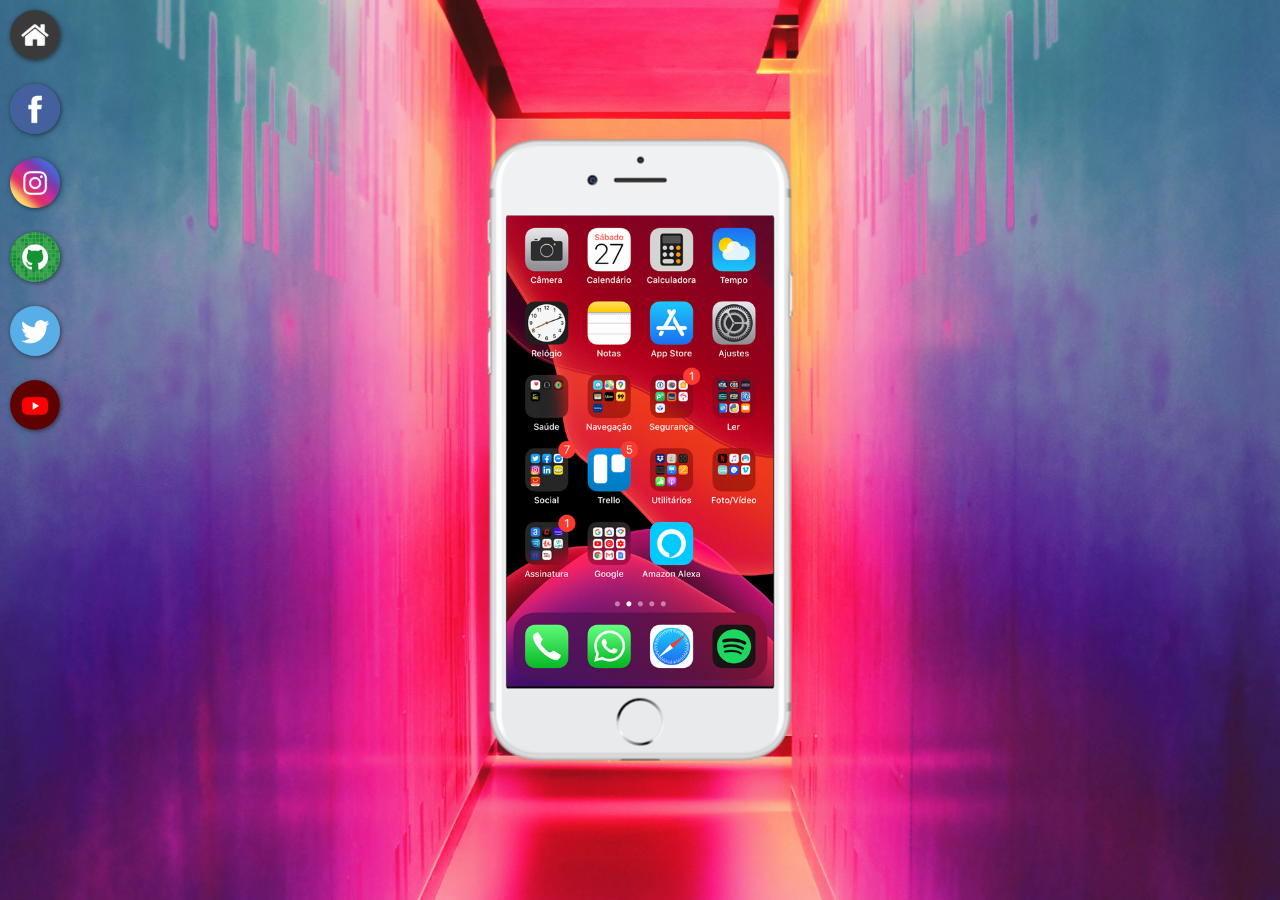
<file: index.html>
<!DOCTYPE html>
<html lang="pt-br">
<head>
    <meta charset="UTF-8">
    <meta http-equiv="X-UA-Compatible" content="IE=edge">
    <meta name="viewport" content="width=device-width, initial-scale=1.0">
    <title>Document</title>
    <link rel="stylesheet" href="styles/style.css">
</head>
<body>
    <main>
        <section id="phone">
            <iframe id="screen" name="screen" src="extra-pages/page-home.html" frameborder="0" referrerpolicy="no-referrer">
                Unfortunately your browser cant support this content
            </iframe>
        </section>
        <section id="socials">
            <a href="extra-pages/page-home.html" target="screen""><img src="images/logo-home.jpg" alt="Home"></a><br>
            <a href="extra-pages/page-facebook.html" target="screen"><img src="images/logo-facebook.jpg" alt="Facebook"></a><br>
            <a href="extra-pages/page-instagram.html" target="screen"><img src="images/logo-instagram.jpg" alt="Instagram"></a><br>
            <a href="extra-pages/page-github.html" target="screen"><img src="images/logo-github.jpg" alt="Github"></a><br>
            <a href="extra-pages/page-twitter.html" target="screen"><img src="images/logo-twitter.jpg" alt="Twitter"></a><br>
            <a href="extra-pages/page-youtube.html" target="screen"><img src="images/logo-youtube.jpg" alt="Youtube"></a>
        </section>
        <section id="socialstop">
            <a href="extra-pages/page-home.html" target="screen""><img src="images/logo-home.jpg" alt="Home"></a>
            <a href="extra-pages/page-facebook.html" target="screen"><img src="images/logo-facebook.jpg" alt="Facebook"></a>
            <a href="extra-pages/page-instagram.html" target="screen"><img src="images/logo-instagram.jpg" alt="Instagram"></a>
        </section>
        <section id="socialsbottom">
            <a href="extra-pages/page-github.html" target="screen"><img src="images/logo-github.jpg" alt="Github"></a>
            <a href="extra-pages/page-twitter.html" target="screen"><img src="images/logo-twitter.jpg" alt="Twitter"></a>
            <a href="extra-pages/page-youtube.html" target="screen"><img src="images/logo-youtube.jpg" alt="Youtube"></a>
        </section>
    </main>
</body>
</html>
</file>
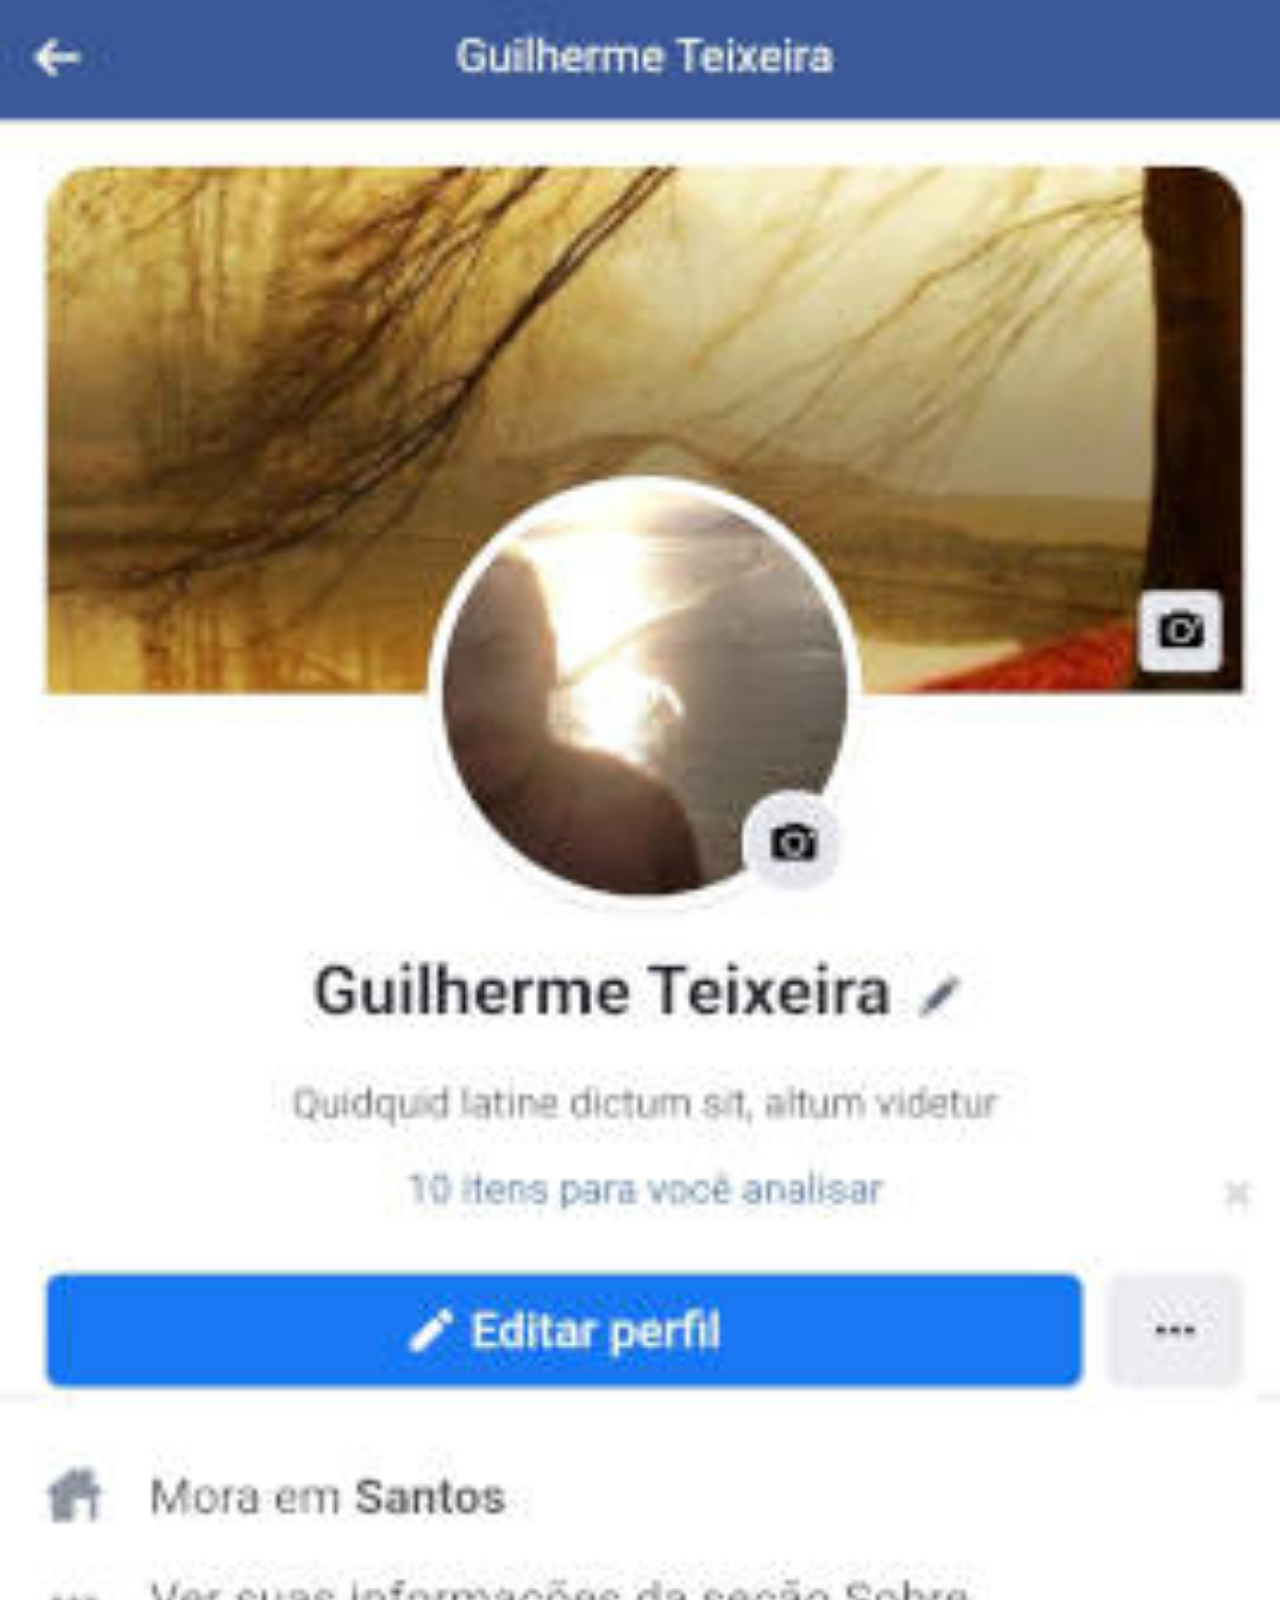
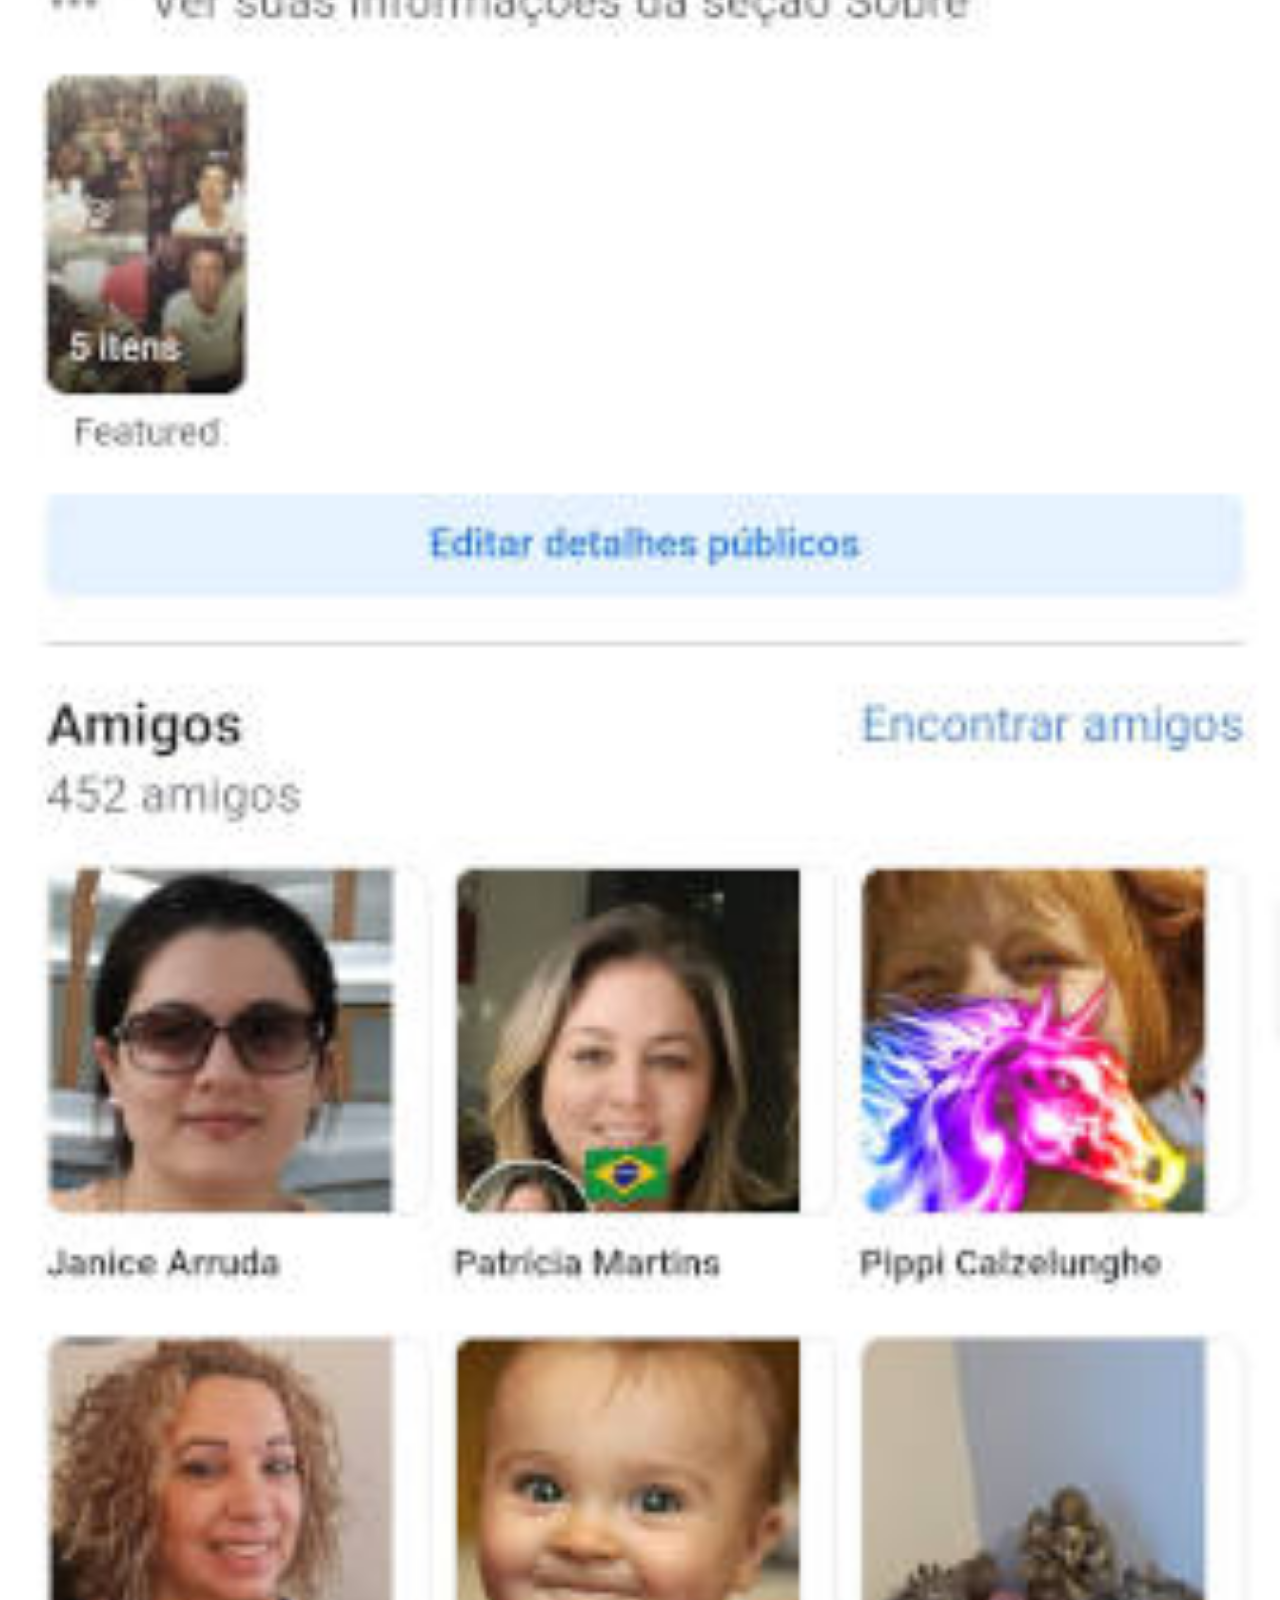
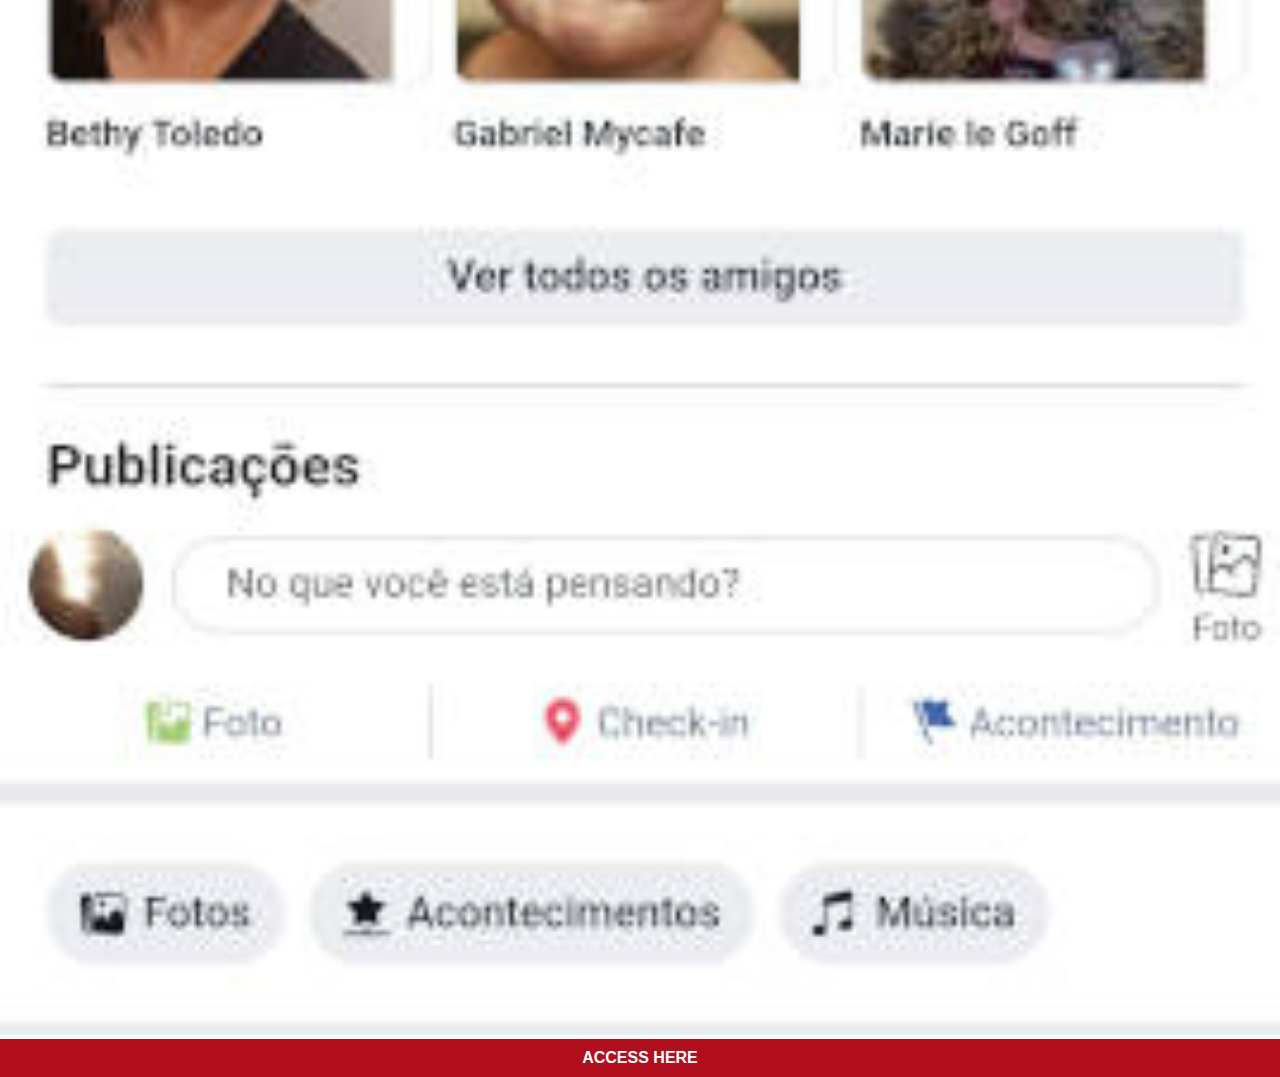
<file: extra-pages/page-facebook.html>
<!DOCTYPE html>
<html lang="pt-br">
<head>
    <meta charset="UTF-8">
    <meta http-equiv="X-UA-Compatible" content="IE=edge">
    <meta name="viewport" content="width=device-width, initial-scale=1.0">
    <title>Facebook page</title>
    <link rel="stylesheet" href="../styles/socials.css">
</head>
<body>
    <main>
        <img src="../images/page-facebook.jpg" alt="guilherme teixeira facebook page">
        <a href="https://www.facebook.com/guih.teixeira" target="_blank">access here</a>
    </main>
</body>
</html>
</file>
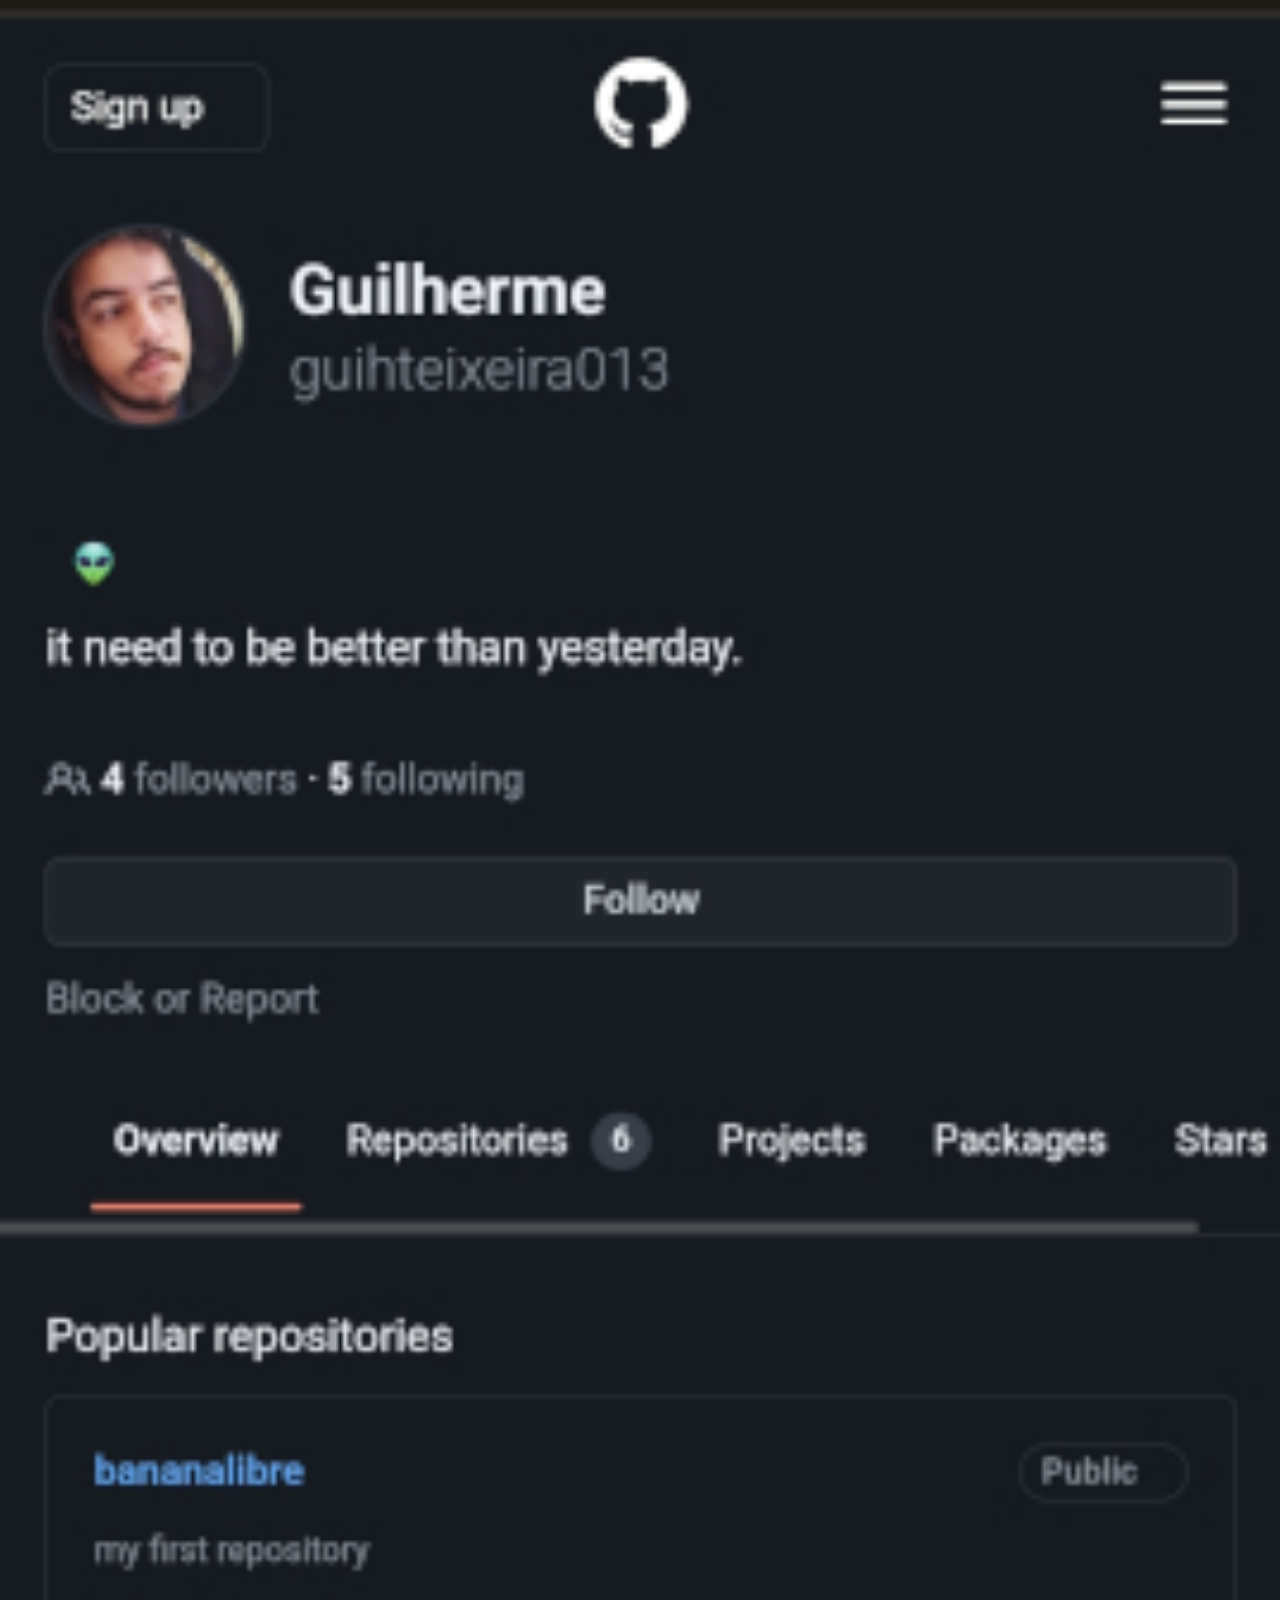
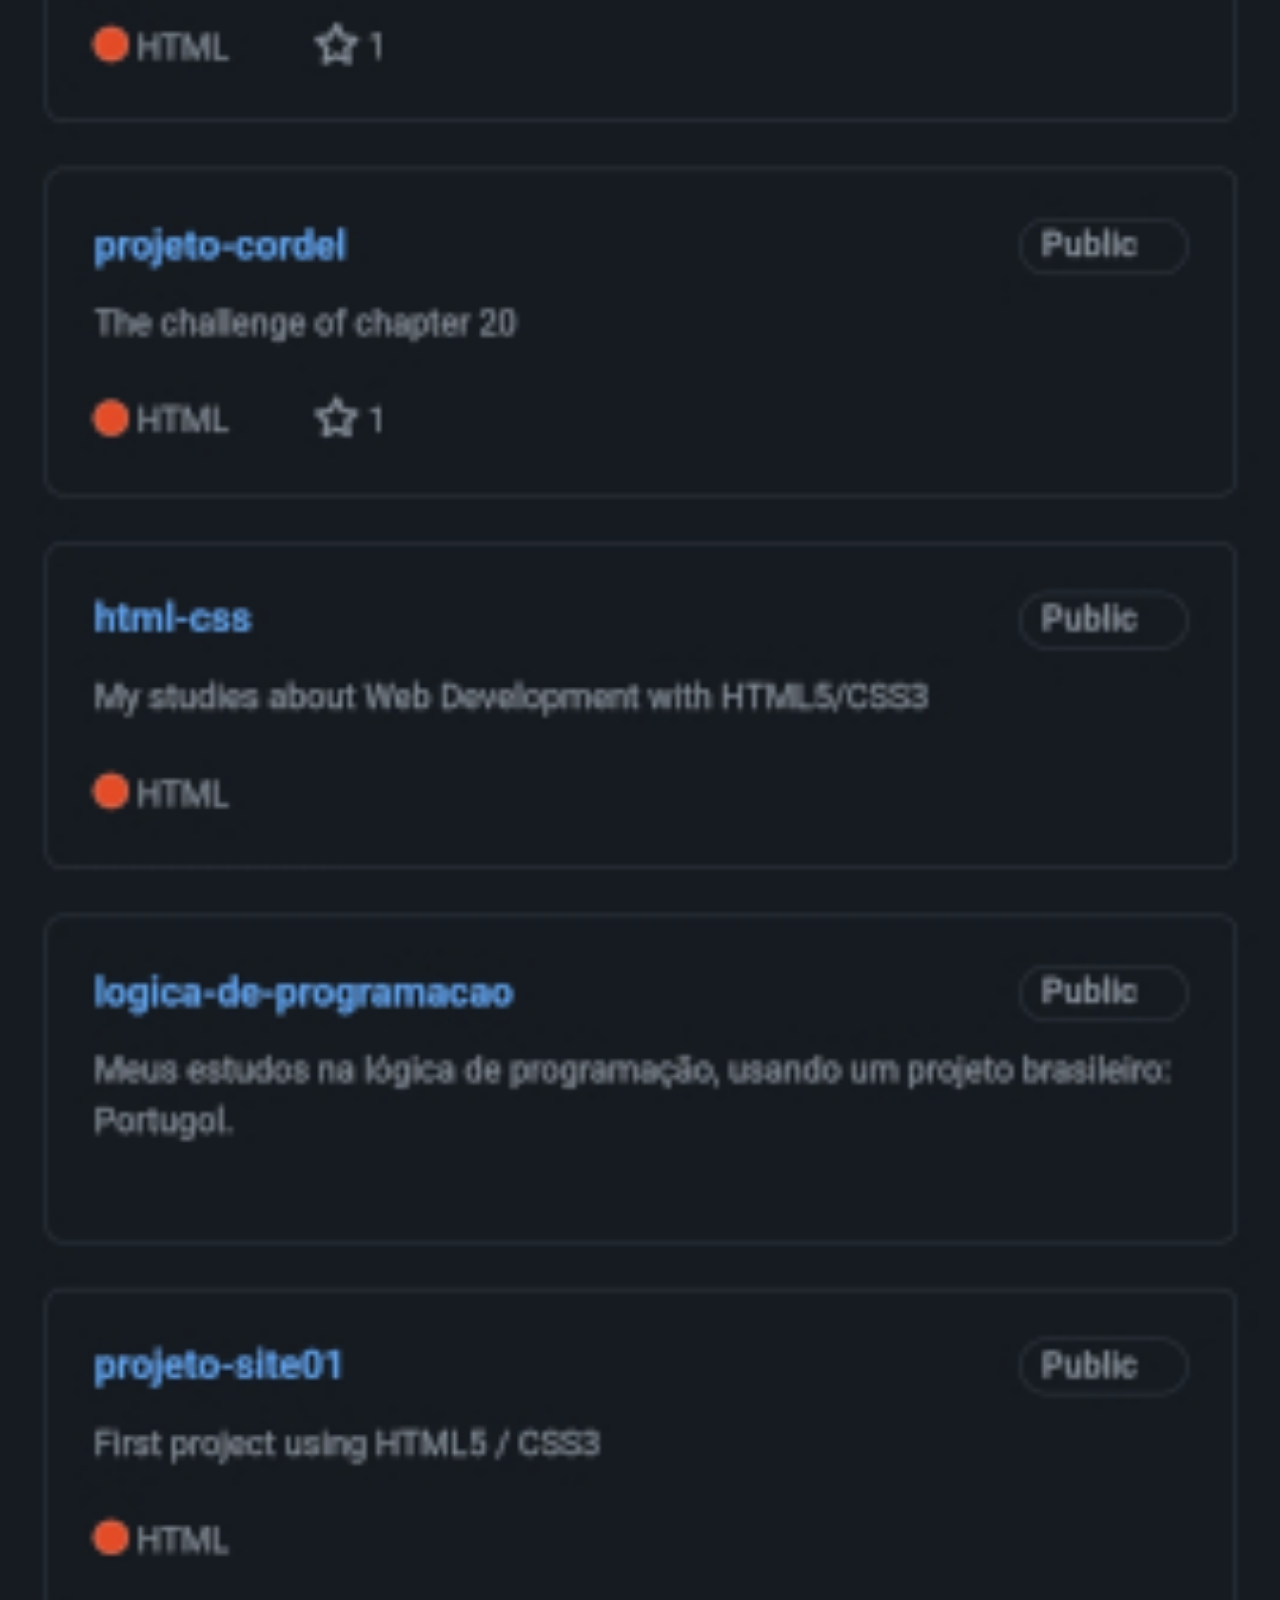
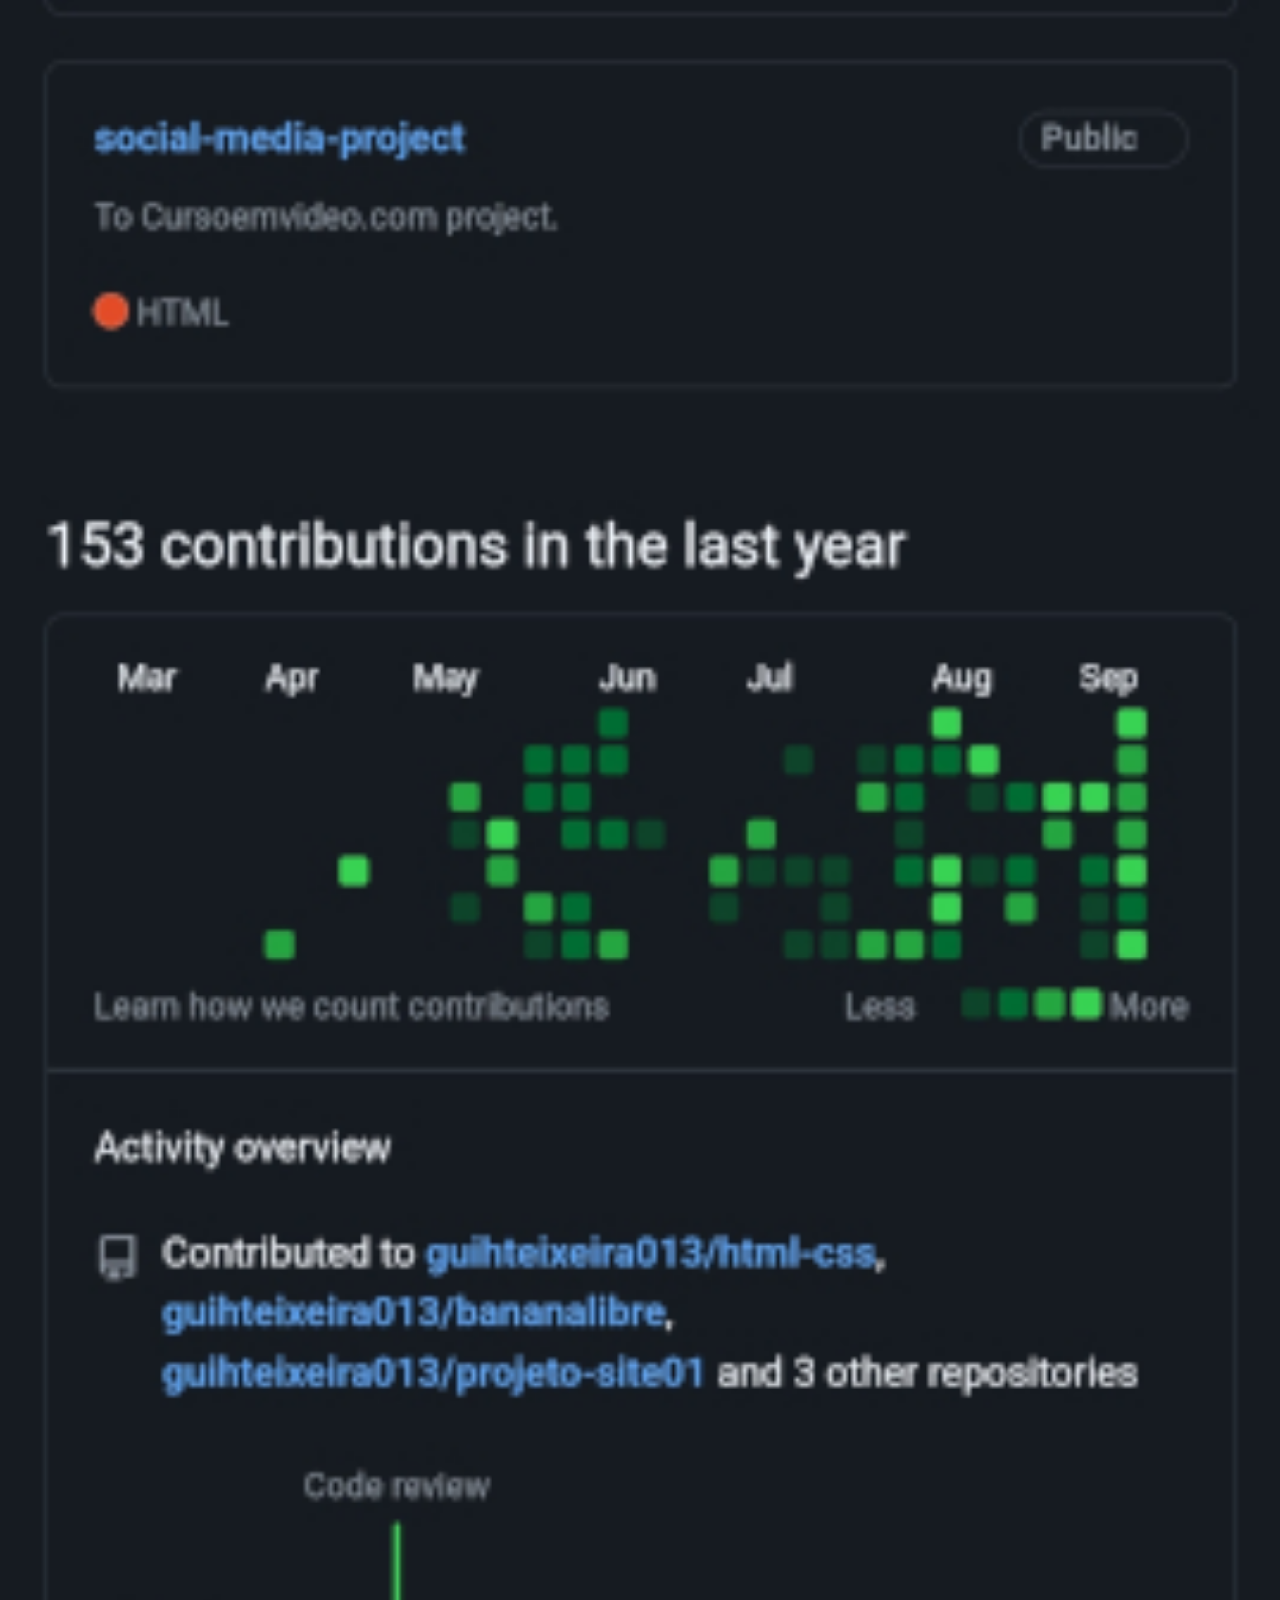
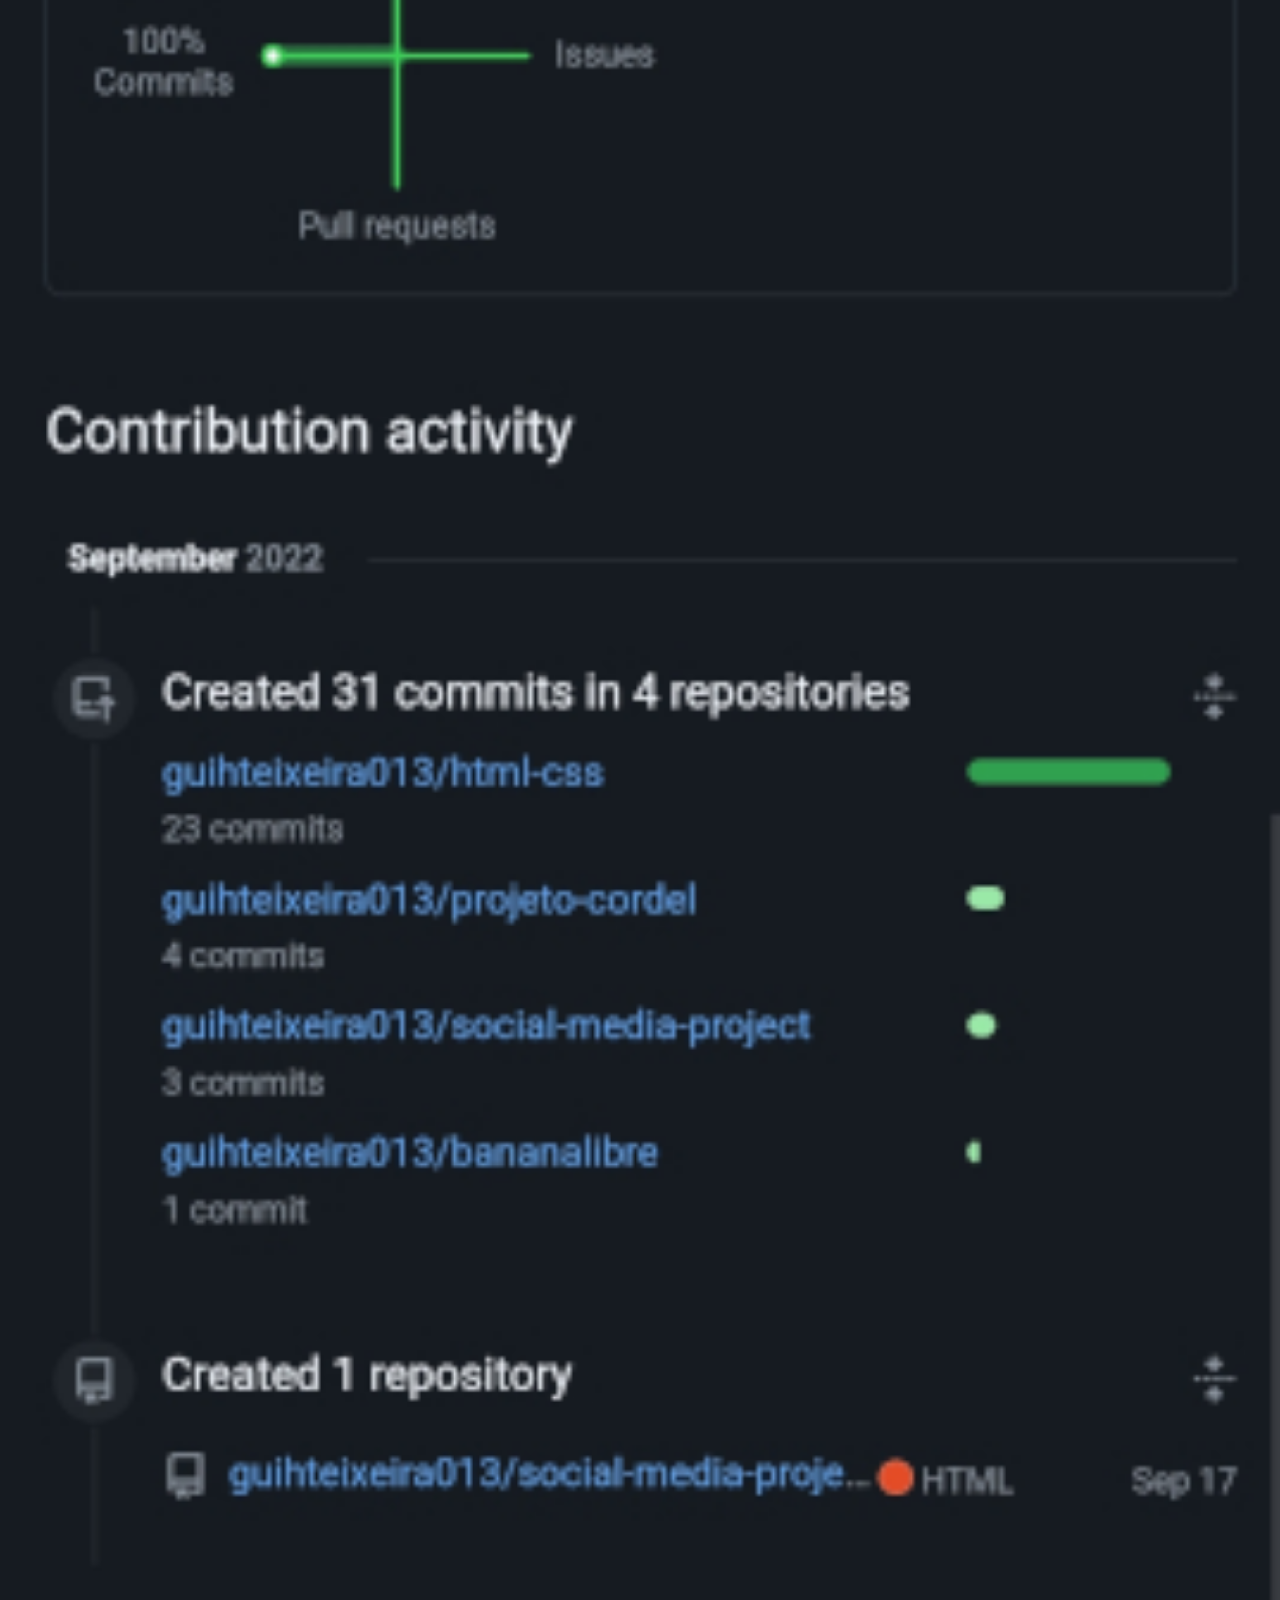
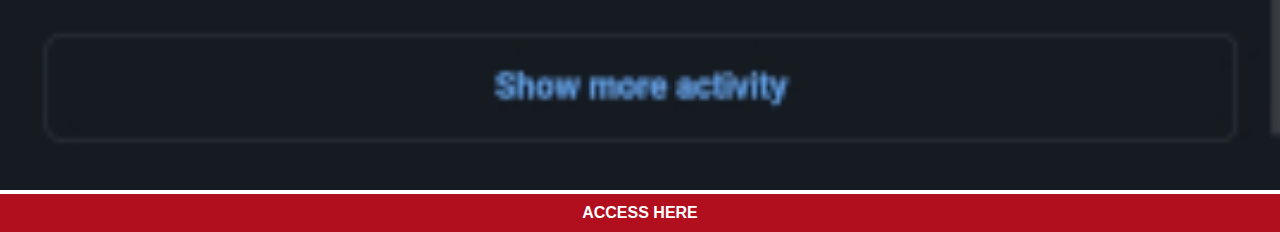
<file: extra-pages/page-github.html>
<!DOCTYPE html>
<html lang="pt-br">
<head>
    <meta charset="UTF-8">
    <meta http-equiv="X-UA-Compatible" content="IE=edge">
    <meta name="viewport" content="width=device-width, initial-scale=1.0">
    <title>GitHub page</title>
    <link rel="stylesheet" href="../styles/socials.css">
</head>
<body>
    <main>
        <img src="../images/page-github.jpg" alt="github guilherme teixeira channel">
        <a href="https://github.com/guihteixeira013" target="_blank">access here</a>
    </main>
</body>
</html>
</file>
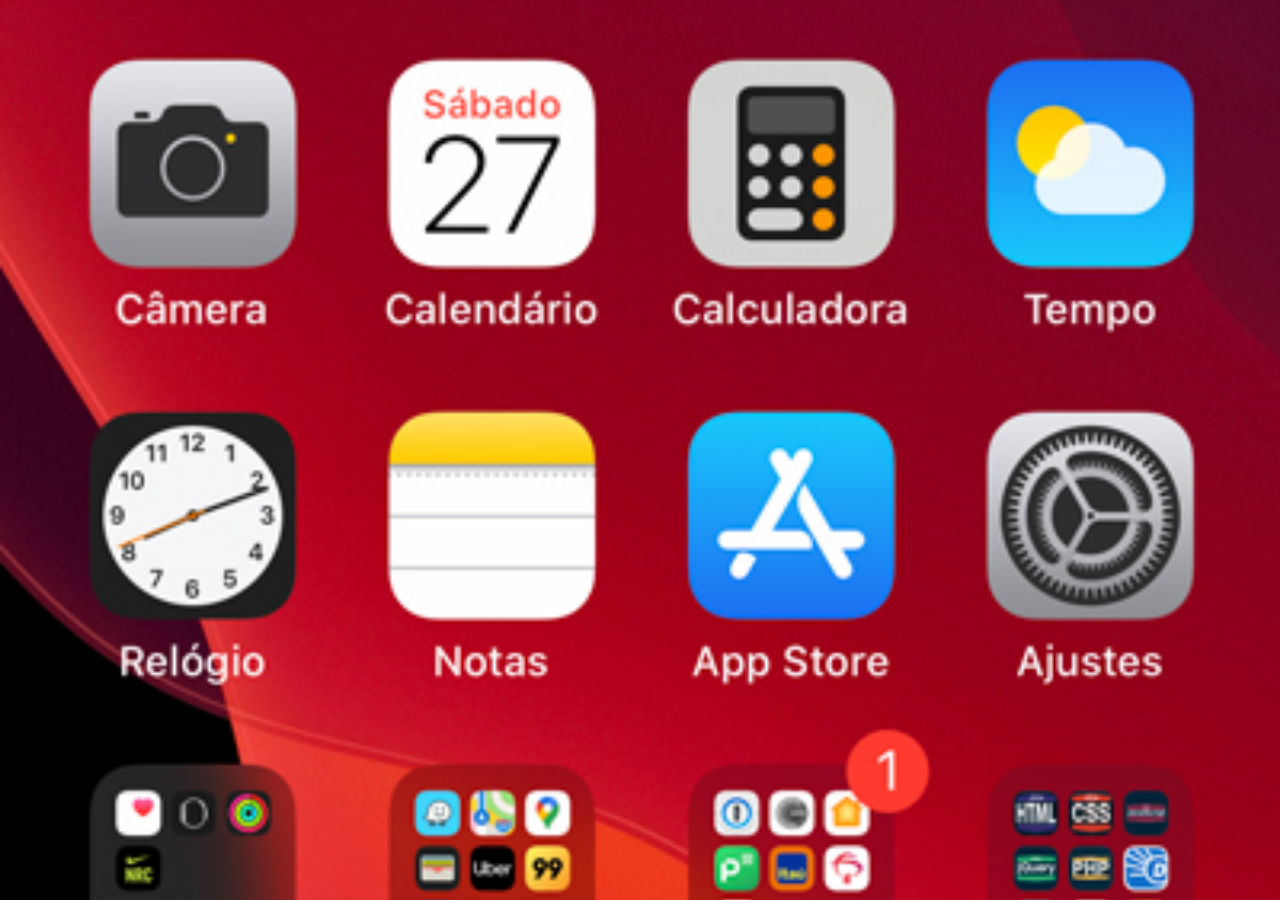
<file: extra-pages/page-home.html>
<!DOCTYPE html>
<html lang="pt-br">
<head>
    <meta charset="UTF-8">
    <meta http-equiv="X-UA-Compatible" content="IE=edge">
    <meta name="viewport" content="width=device-width, initial-scale=1.0">
    <title>Page home</title>
    <style>
        * {
            margin: 0px;
            padding: 0px;
        }

        body {
            background: black url('../images/tela-home.jpg') no-repeat top center;
            background-size: cover;
        }
    </style>
</head>
<body>
    
</body>
</html>
</file>
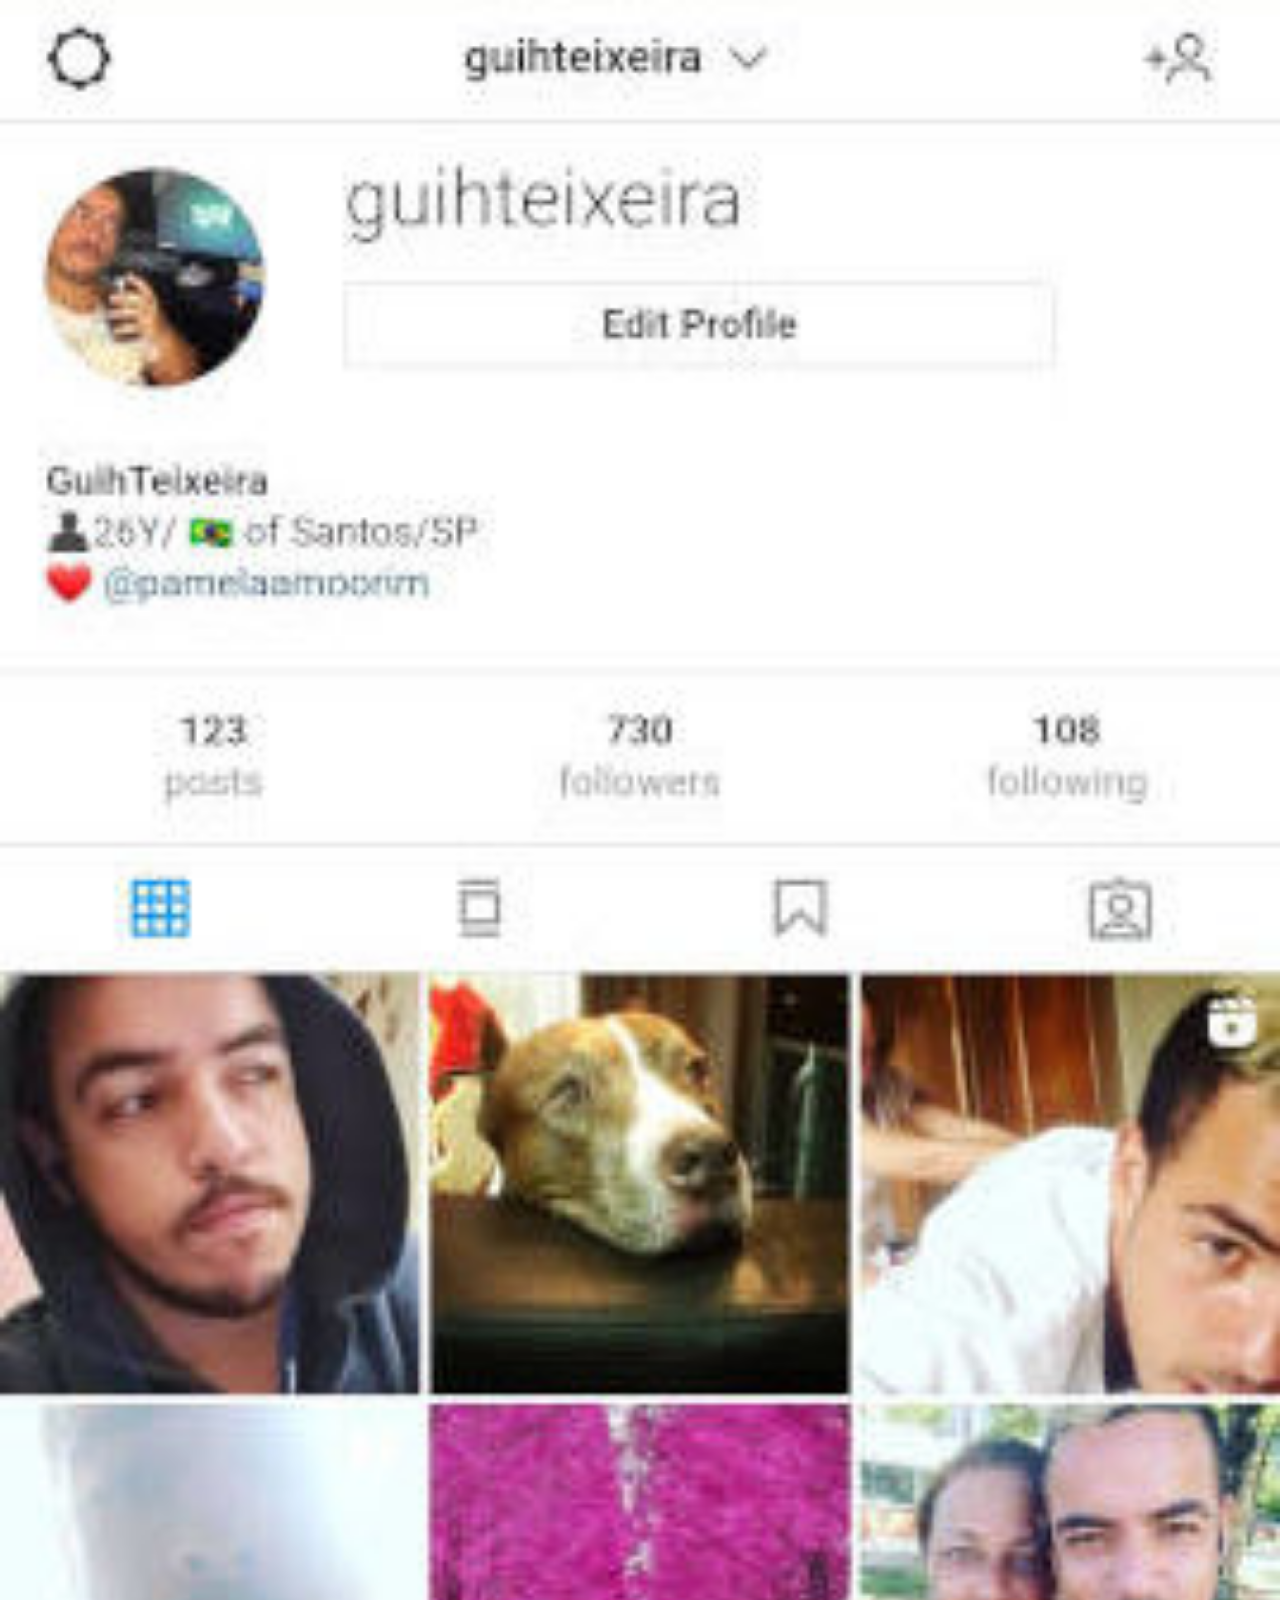
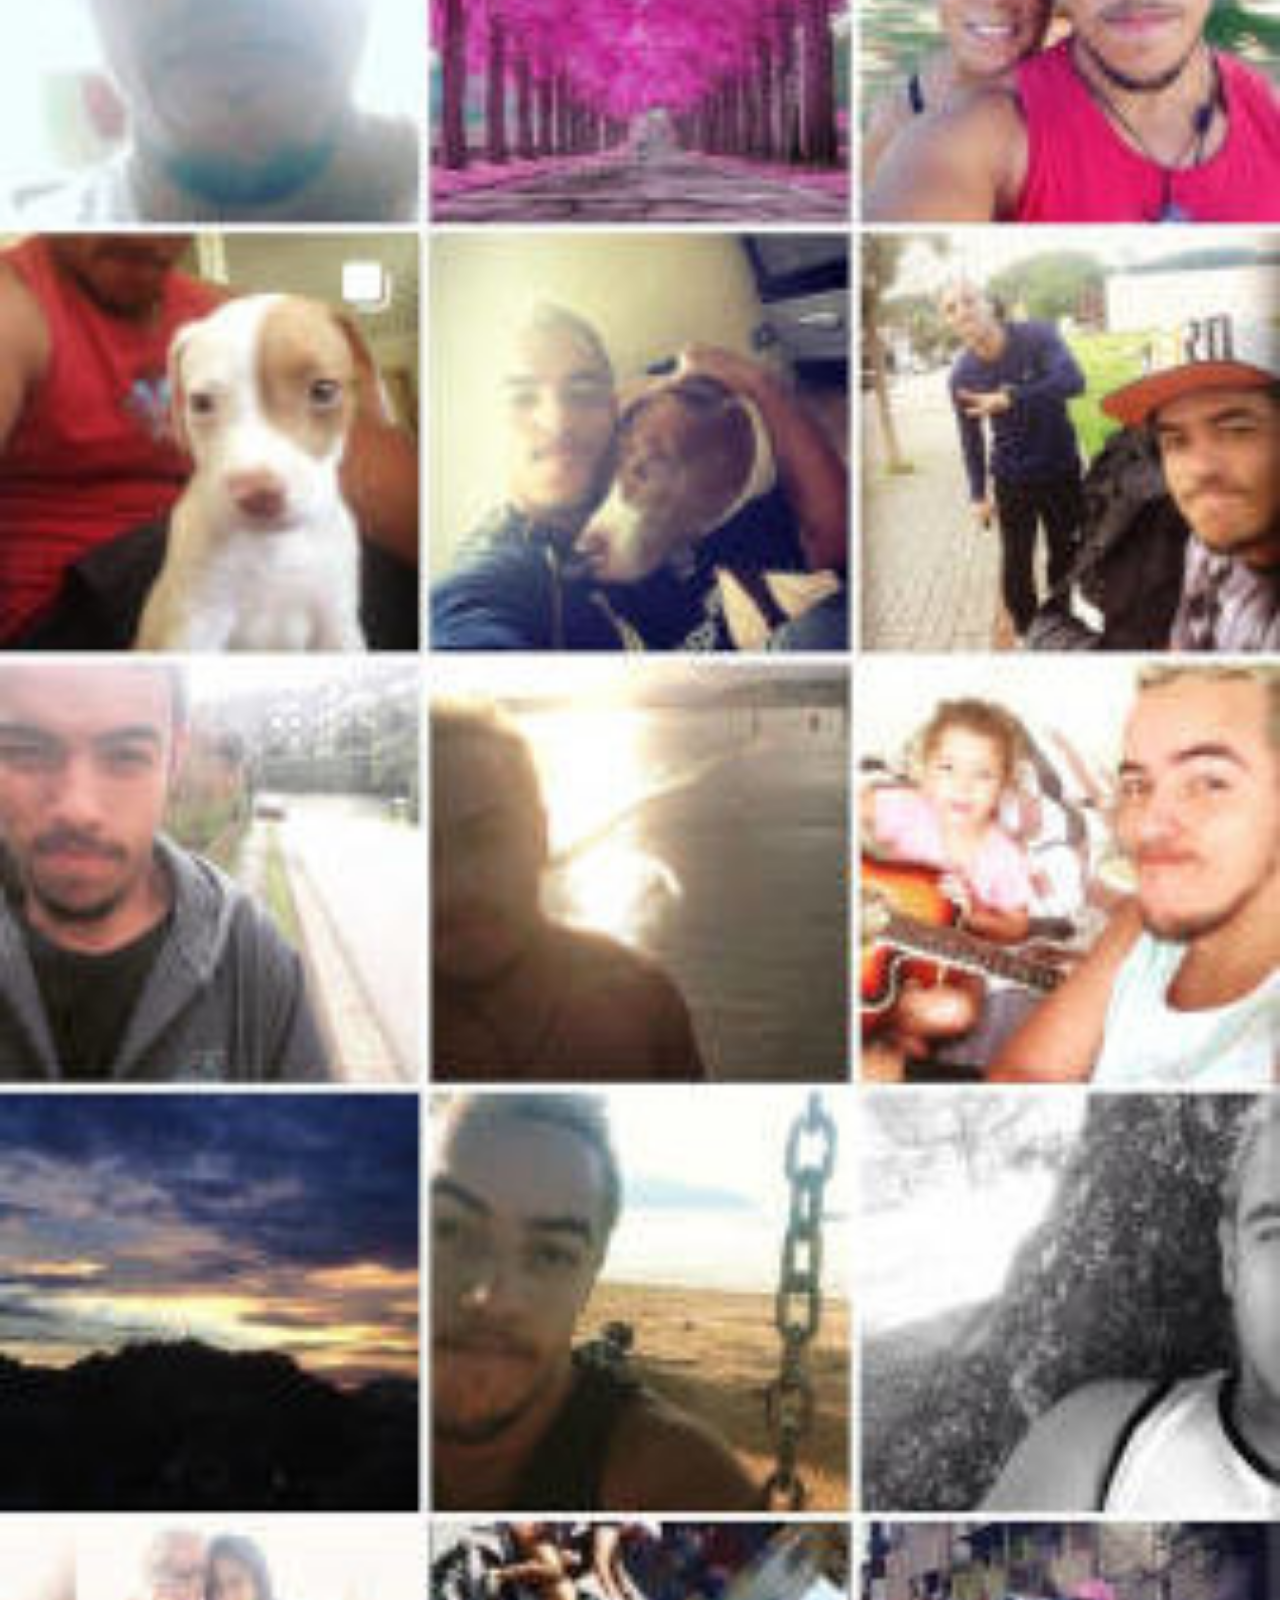
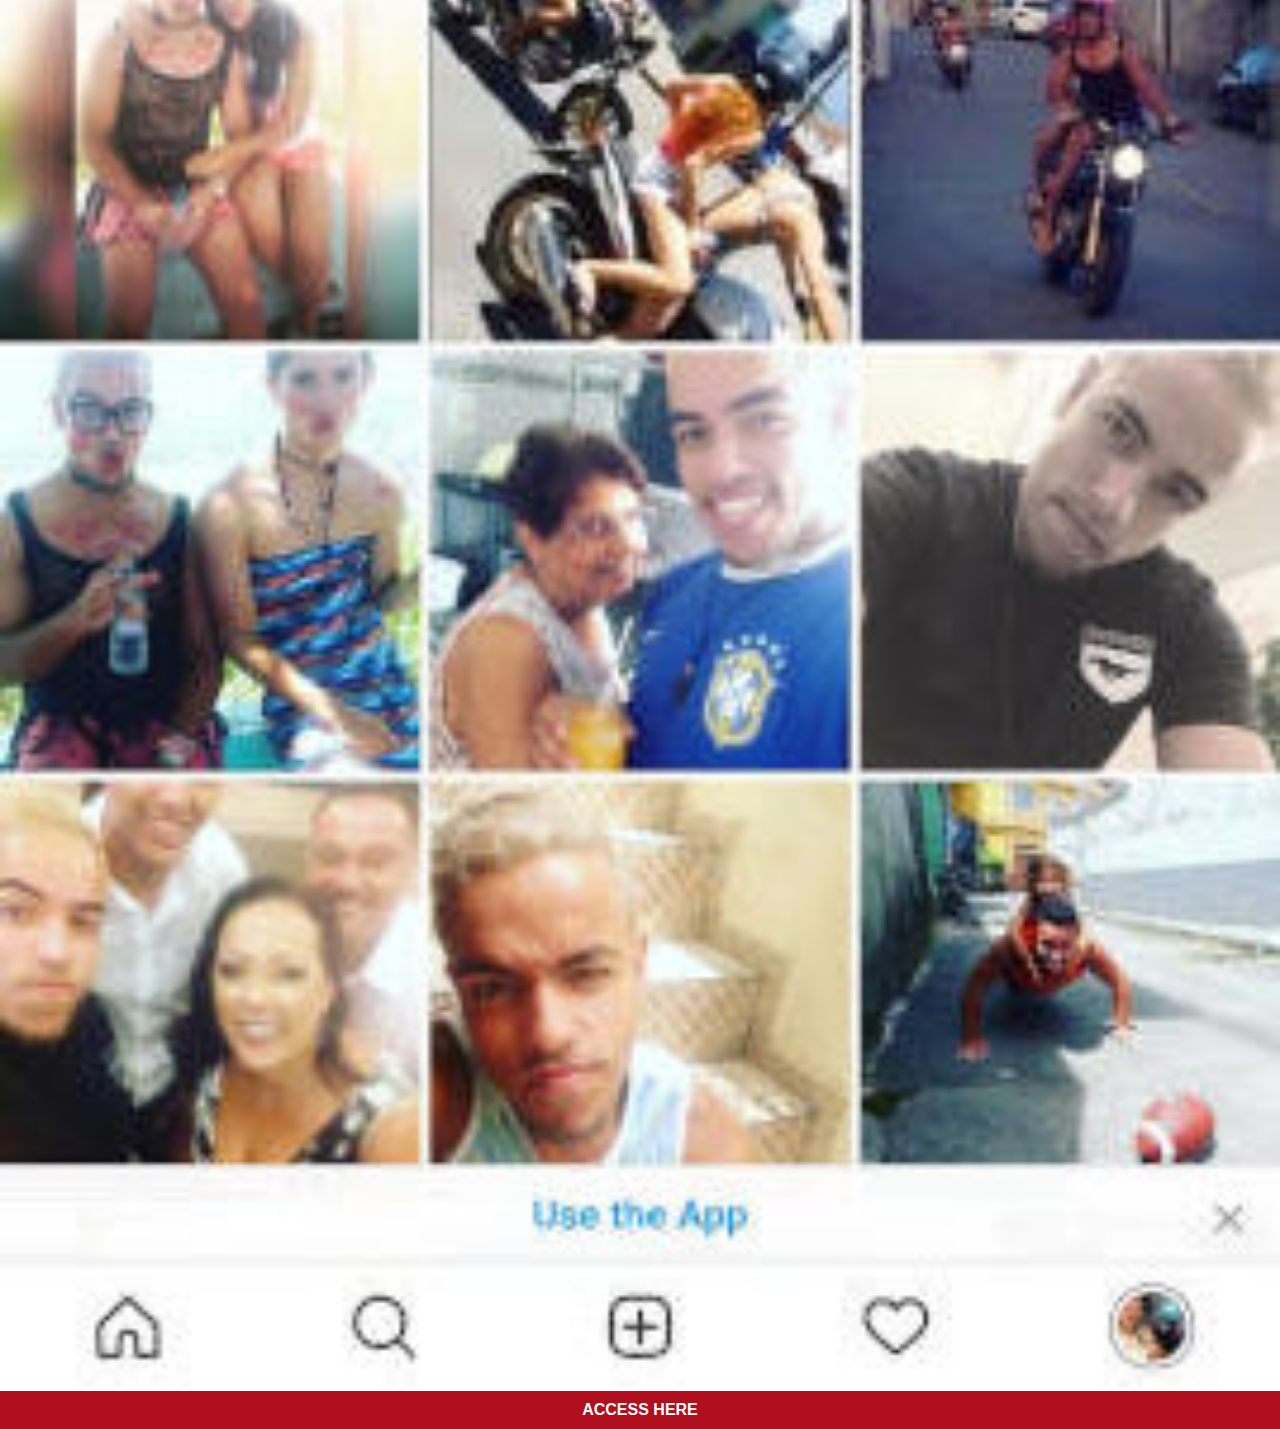
<file: extra-pages/page-instagram.html>
<!DOCTYPE html>
<html lang="pt-br">
<head>
    <meta charset="UTF-8">
    <meta http-equiv="X-UA-Compatible" content="IE=edge">
    <meta name="viewport" content="width=device-width, initial-scale=1.0">
    <title>Instagram page</title>
    <link rel="stylesheet" href="../styles/socials.css">
</head>
<body>
    <main>
        <img src="../images/page-instagram.jpg" alt="guilherme teixeria instagram page">
        <a href="https://www.instagram.com/guihteixeira/" target="_blank">access here</a>

    </main>
</body>
</html>
</file>
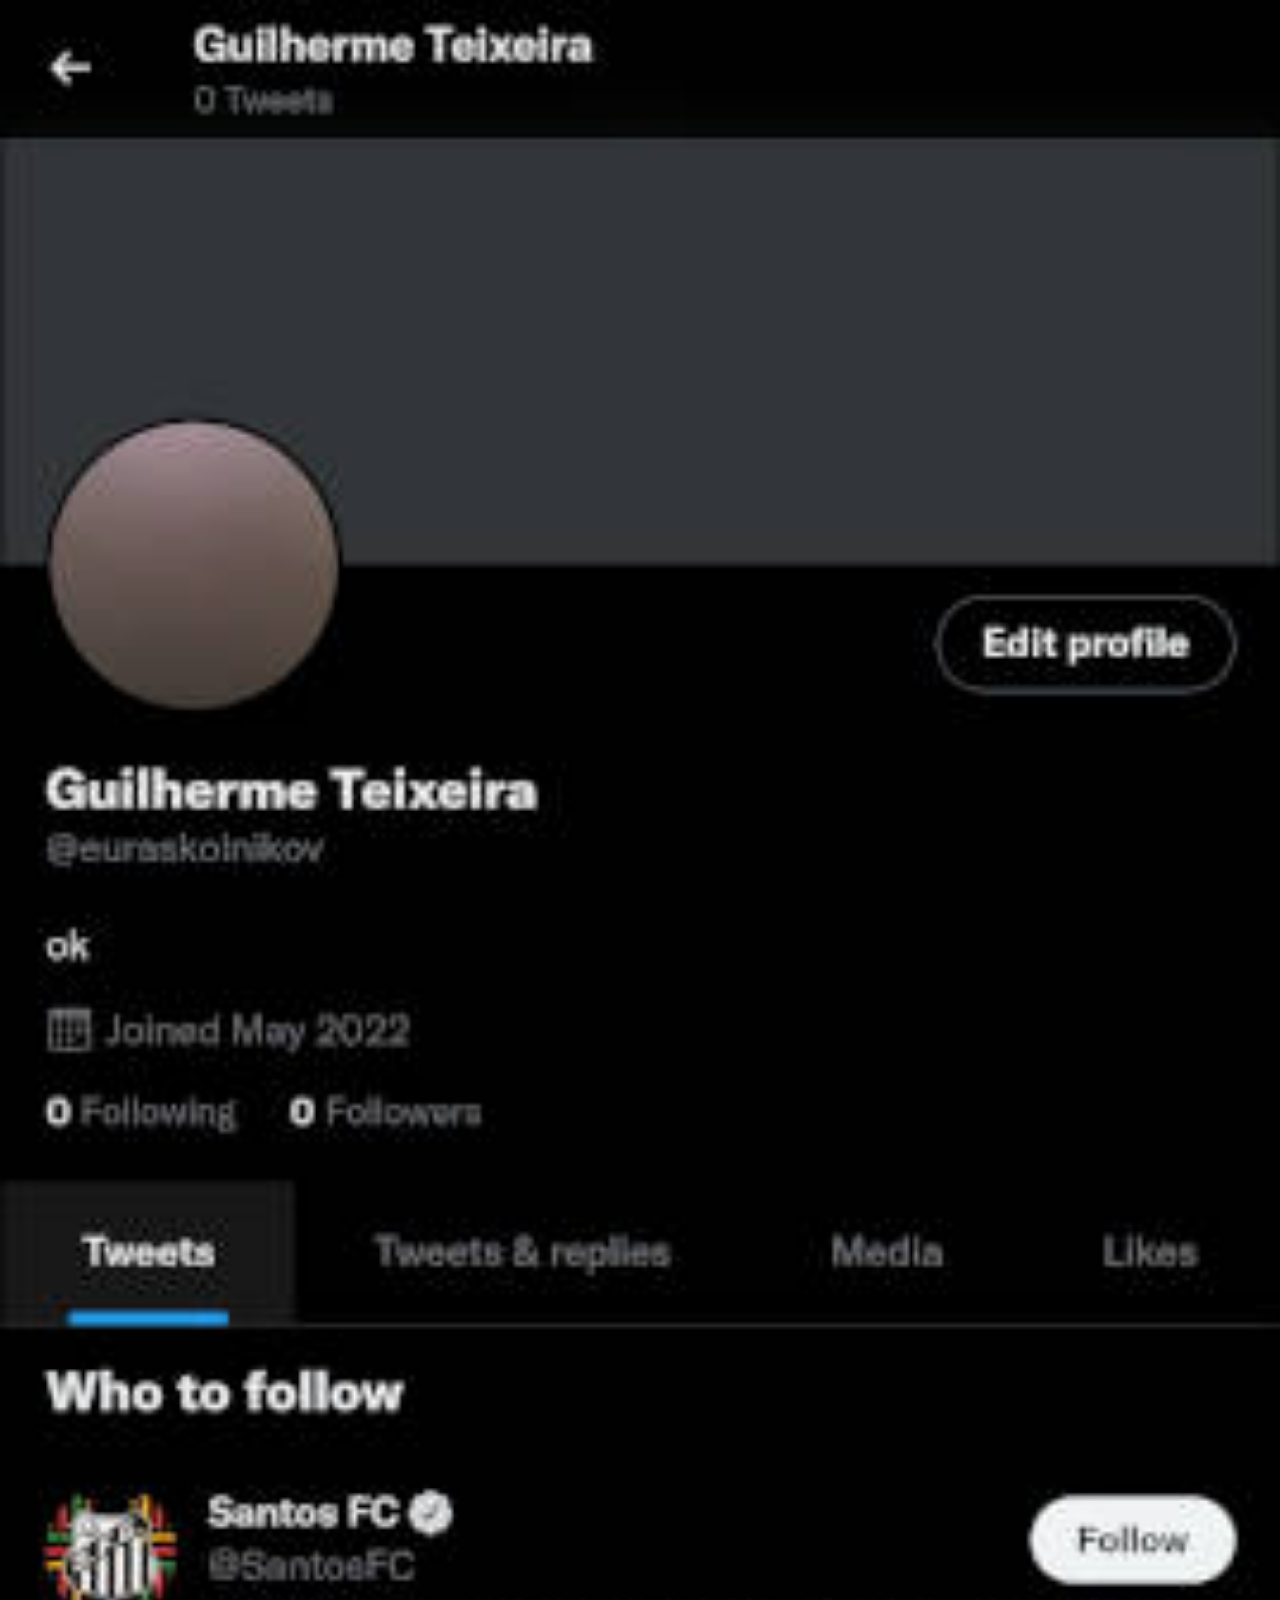
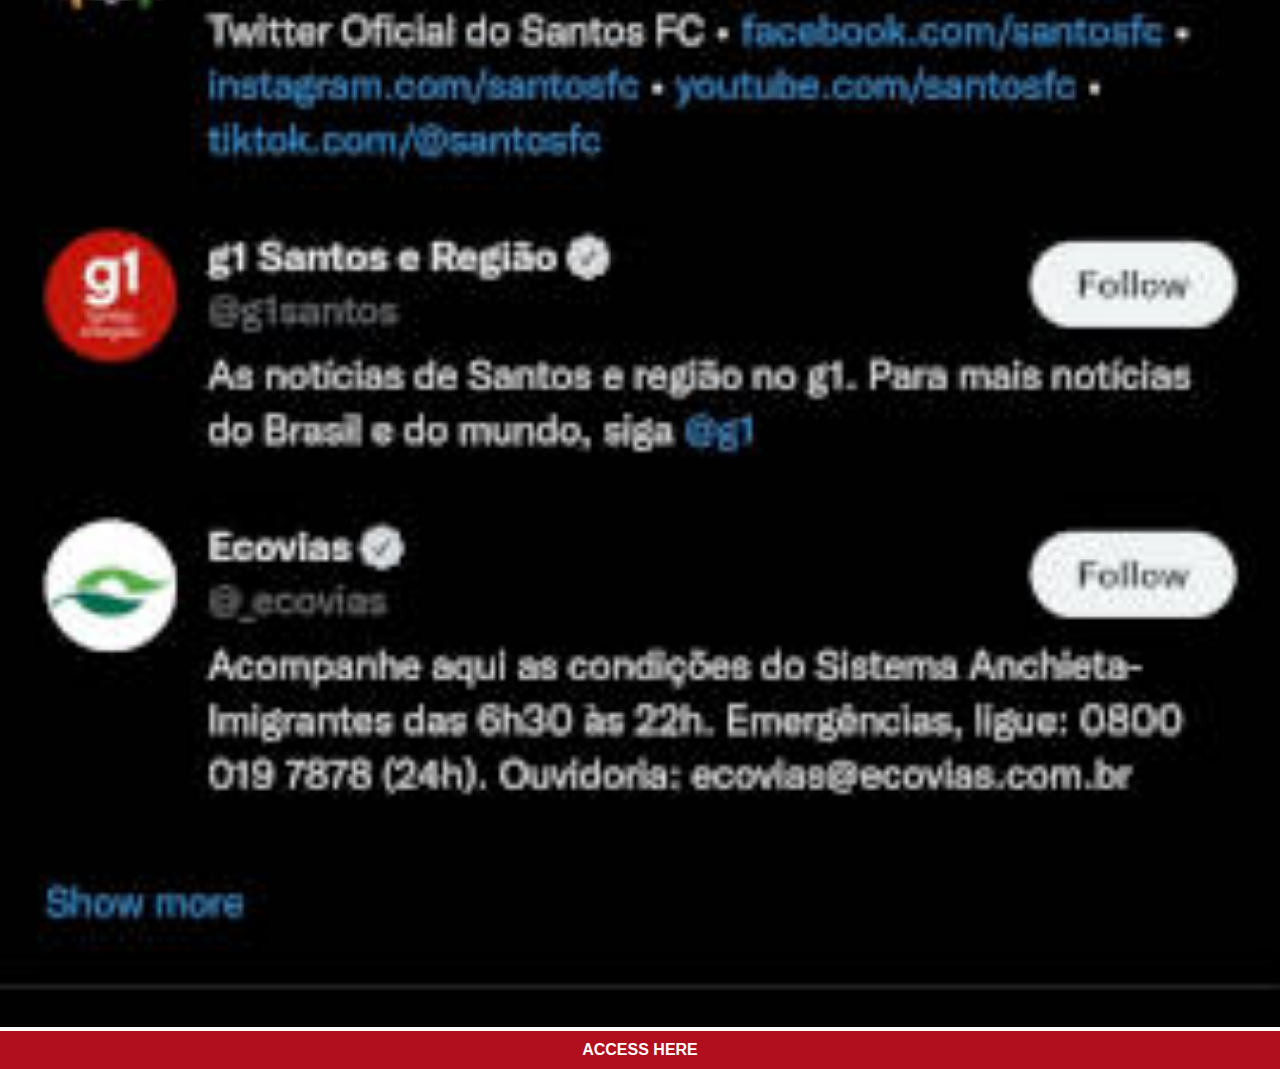
<file: extra-pages/page-twitter.html>
<!DOCTYPE html>
<html lang="pt-br">
<head>
    <meta charset="UTF-8">
    <meta http-equiv="X-UA-Compatible" content="IE=edge">
    <meta name="viewport" content="width=device-width, initial-scale=1.0">
    <title>Twitter page</title>
    <link rel="stylesheet" href="../styles/socials.css">
</head>
<body>
    <main>
        <img src="../images/page-twitter.jpg" alt="guilherme teixeira twitter page">
        <a href="https://twitter.com/euraskolnikov" target="_blank">access here</a>
    </main>
</body>
</html>
</file>
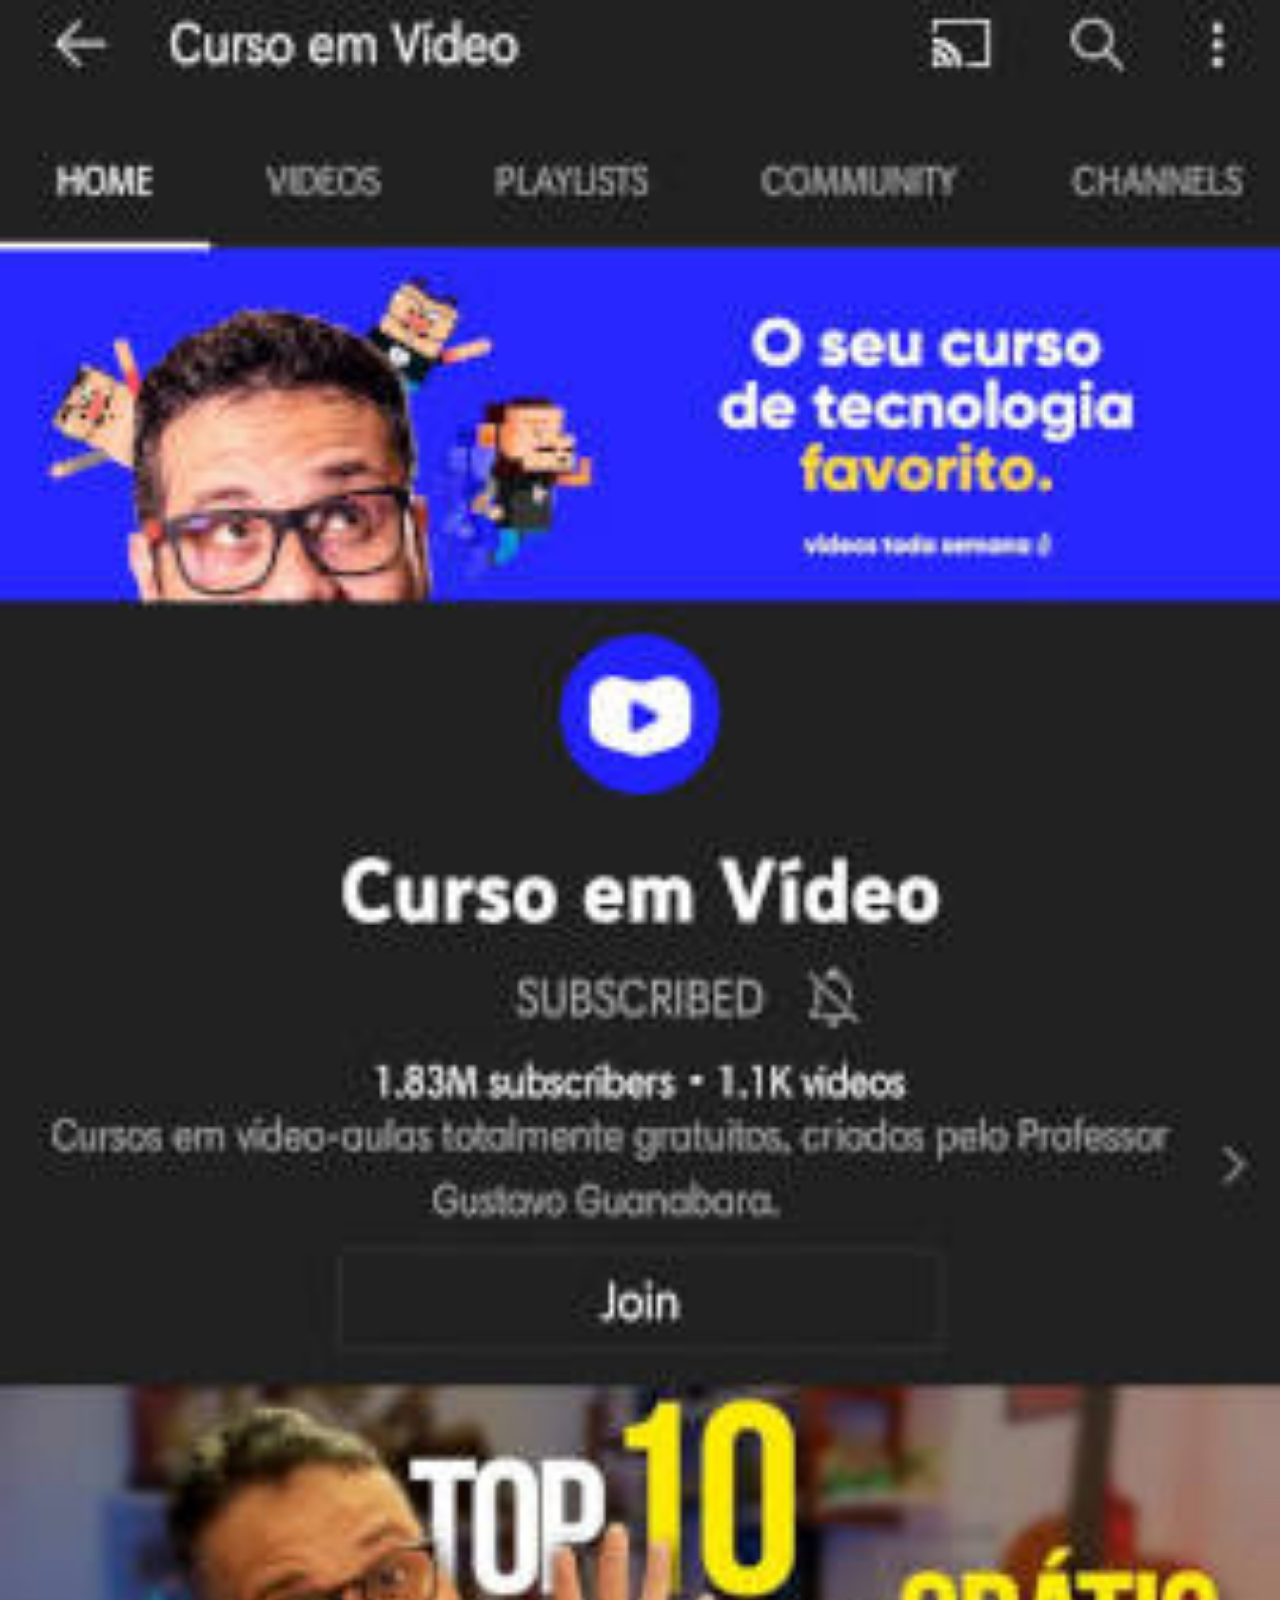
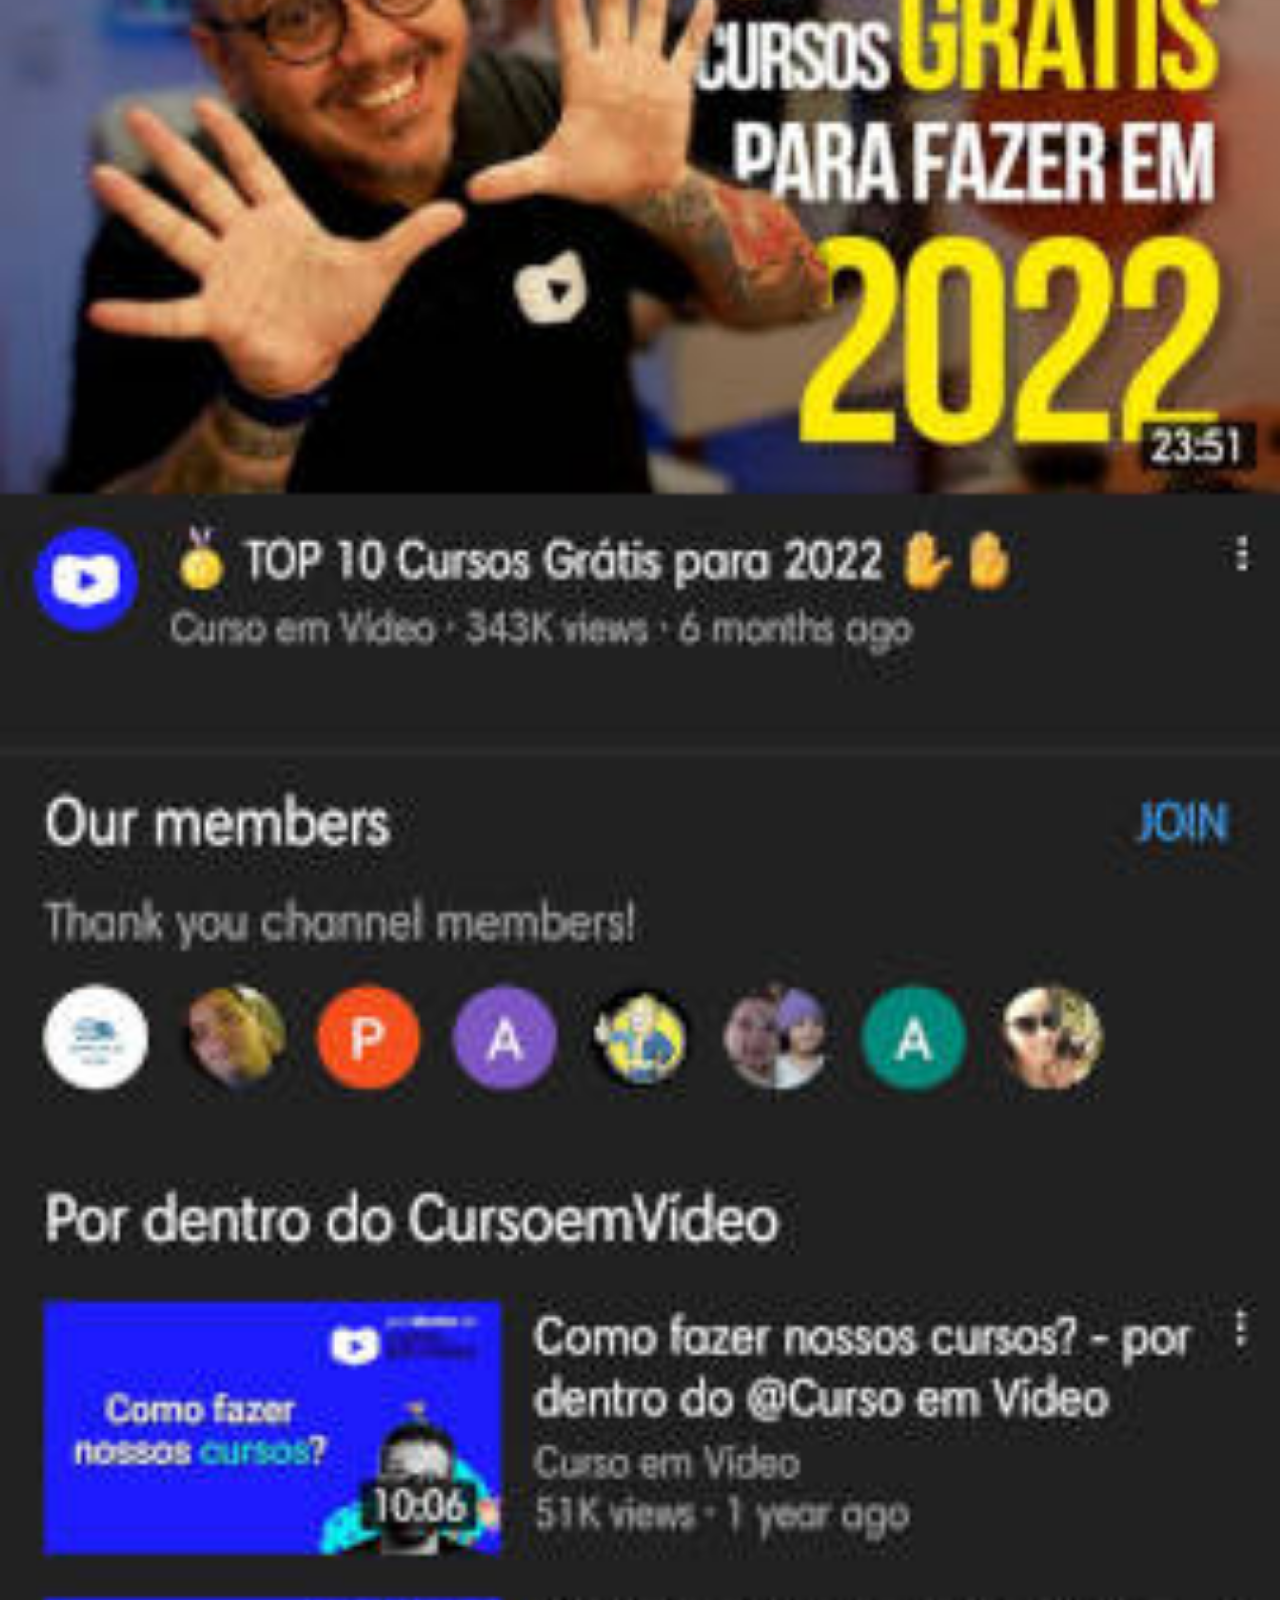
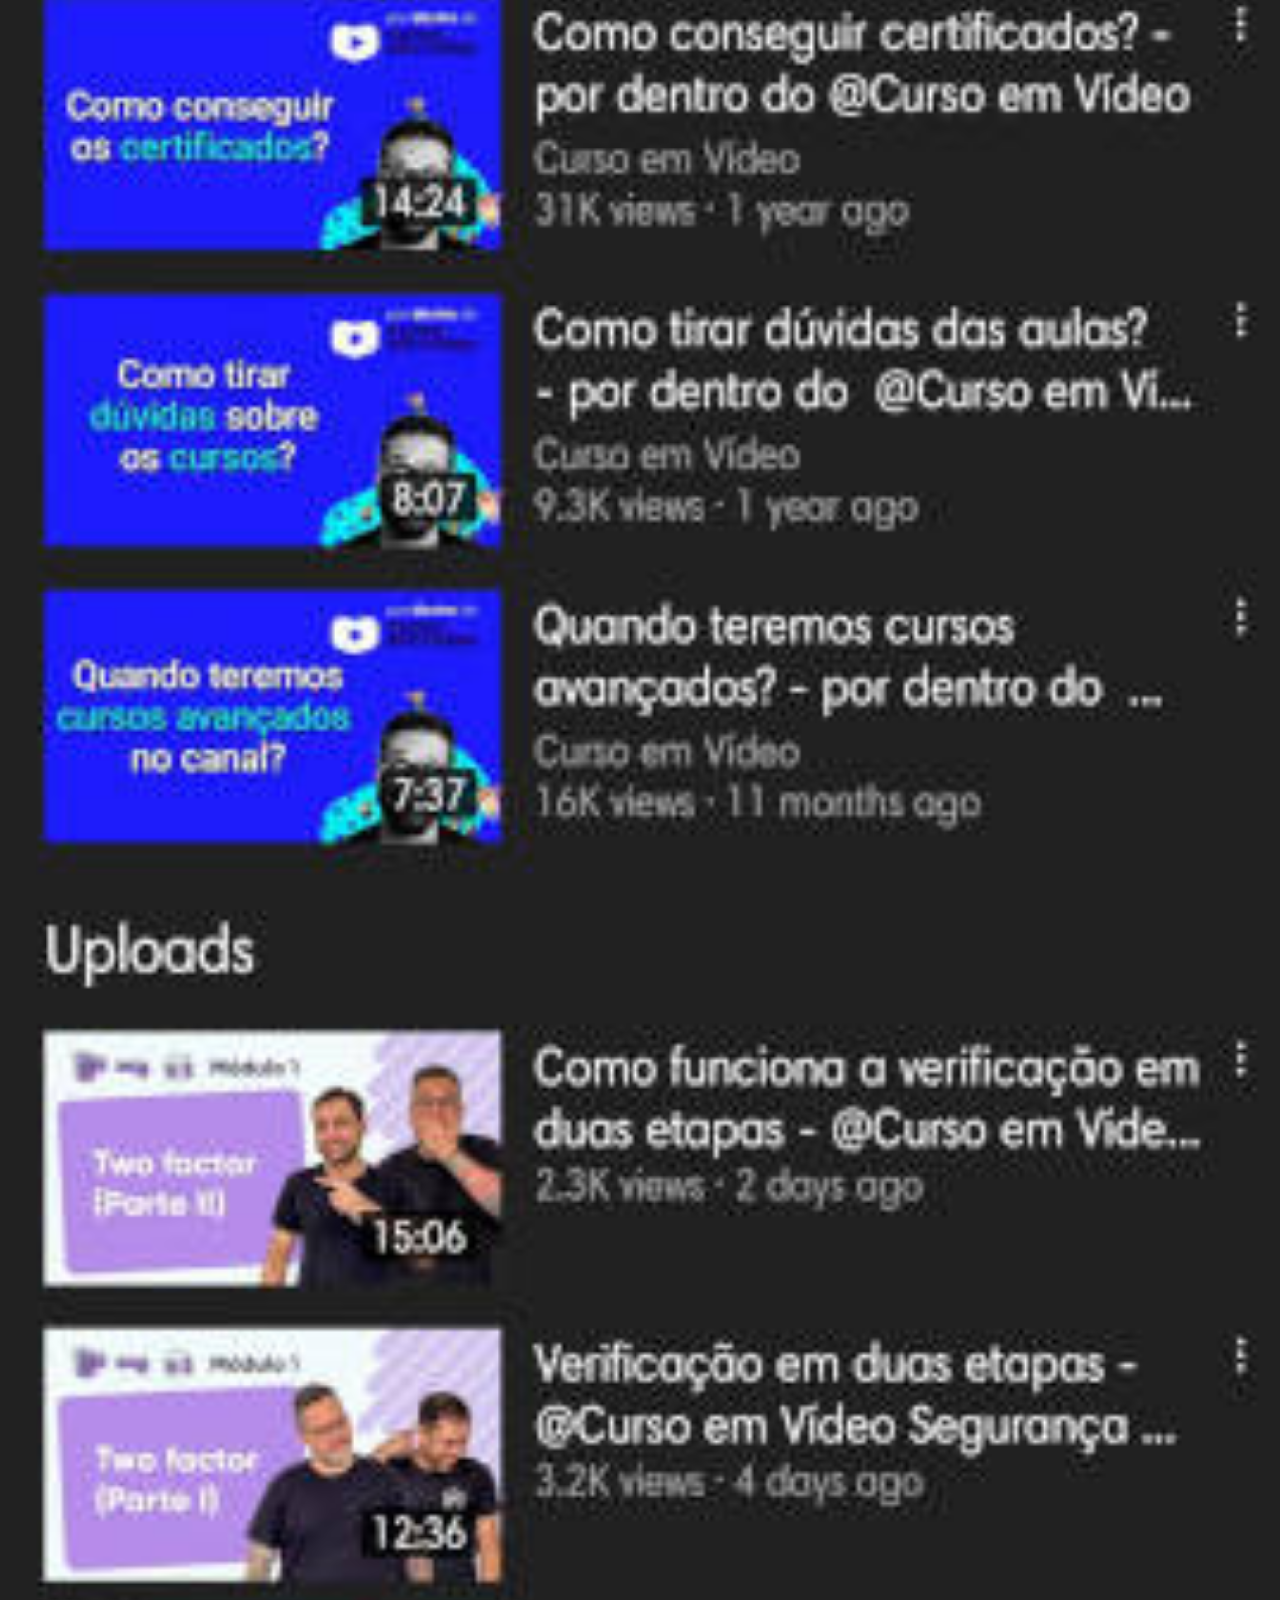
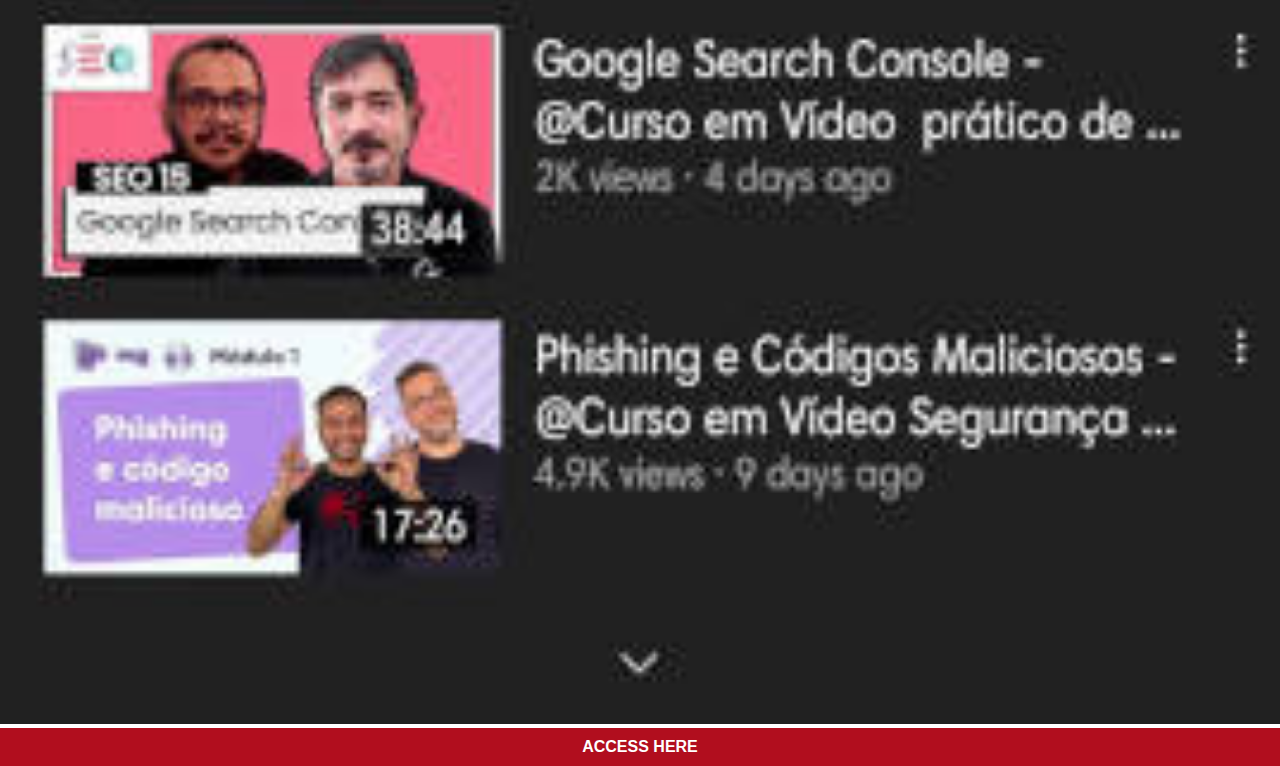
<file: extra-pages/page-youtube.html>
<!DOCTYPE html>
<html lang="pt-br">
<head>
    <meta charset="UTF-8">
    <meta http-equiv="X-UA-Compatible" content="IE=edge">
    <meta name="viewport" content="width=device-width, initial-scale=1.0">
    <title>Youtube page</title>
    <link rel="stylesheet" href="../styles/socials.css">
</head>
<body>
    <main>
        <img src="../images/page-youtube.jpg" alt="youtube cursoemvideo channel">
        <a href="https://www.youtube.com/c/CursoemV%C3%ADdeo/featured" target="_blank">access here</a>
    </main>
</body>
</html>
</file>
<file: styles/style.css>
@charset "UTF-8";

@media all {
    :root { /*Background color palette*/
        --cor-0 : #4FD3B4;
        --cor-1 : #F28B66;
        --cor-2 : #3D1773;
        --cor-3 : #456C90;
        --cor-4 : #B10E1E;
    }

    * {
        margin: 0px;
        padding: 0px;
    }

    html, body {
        background-color: var(--cor-0);
        height: 100vh;
        width: 100vw;
    }

    body {
        background: url('../images/efe-kurnaz.jpg') center center no-repeat fixed;
        background-size: cover;
    }

    main {
        height: 100vh;
    }

    #phone {
        position: absolute;
        top: 50%;    
        left: 50%;
        transform: translate(-50%, -50%);
        background-image: url('../images/iphone-portrait.png');
        height: 621px;
        width: 305px;
    }

    #socials > a > img {
        box-shadow: 1px 1px 5px 0px #0000008f;
        width: 50px;
        border-radius: 50%;
        margin: 10px;
        box-sizing: border-box;
    }

    #socials > a > img:hover {
        box-shadow: 2px 2px 10px 0px #0000008f;
        transform: translate(-3px, -3px);
        border: 1px solid rgba(255, 255, 255, 0.74);
        transition: border .1s, box-shadow .3s, transform .3s;
    }

    #screen { 
        position: relative;
        top: 76px;
        left: 19px;
        height: 473px;  /*home-screen.png size*/
        width: 267px;   /*home-screen.png size*/
    }

    #socialstop, #socialsbottom {
        display: none;
    }
}

@media screen and (max-width: 450px) {
    #socials {
        display: none;
    }

    #socialstop {
        display: block;
        margin-top: 10px;
        position: absolute;
        left: 25%;
    }

    #socialstop > a {
        margin-right: 10px;
    }

    #socialstop > a > img {
        border-radius: 50%;
        width: 50px;
        height: 50px;
    }

    #socialstop > a > img:hover {
        box-shadow: 2px 2px 10px 0px #0000008f;
        transform: translate(-3px, -3px);
        border: 1px solid rgba(255, 255, 255, 0.74);
        transition: border .1s, box-shadow .3s, transform .3s;
    }

    #socialsbottom {
        display: block;
        position: absolute;
        bottom: 0px;
        left: 25%;
    }

    #socialsbottom > a {
        margin-left: 10px;
    }

    #socialsbottom > a > img:hover {
        box-shadow: 2px 2px 10px 0px #0000008f;
        transform: translate(-3px, -3px);
        border: 1px solid rgba(255, 255, 255, 0.74);
        transition: border .1s, box-shadow .3s, tranform .3s;
    }

    #socialsbottom > a > img {
        border-radius: 50%;
        margin-bottom: 10px;
        width: 50px;
        height: 50px;
    }
}
</file>
<file: styles/socials.css>
@charset "UTF-8";

* {
    margin: 0px;
    padding: 0px;
    font-family: Arial, Helvetica, sans-serif;
}

::-webkit-scrollbar {
    width: 0px;
    height: 0px;
}

img {
    width: 100vw;
}

a {
    display: block;
    background-color: #B10E1E;
    color: white;
    font-weight: bold;
    padding: 10px;
    text-align: center;
    text-decoration: none;
    text-transform: uppercase;
}

a:hover {
    background-color: #ff0019;
}
</file>
